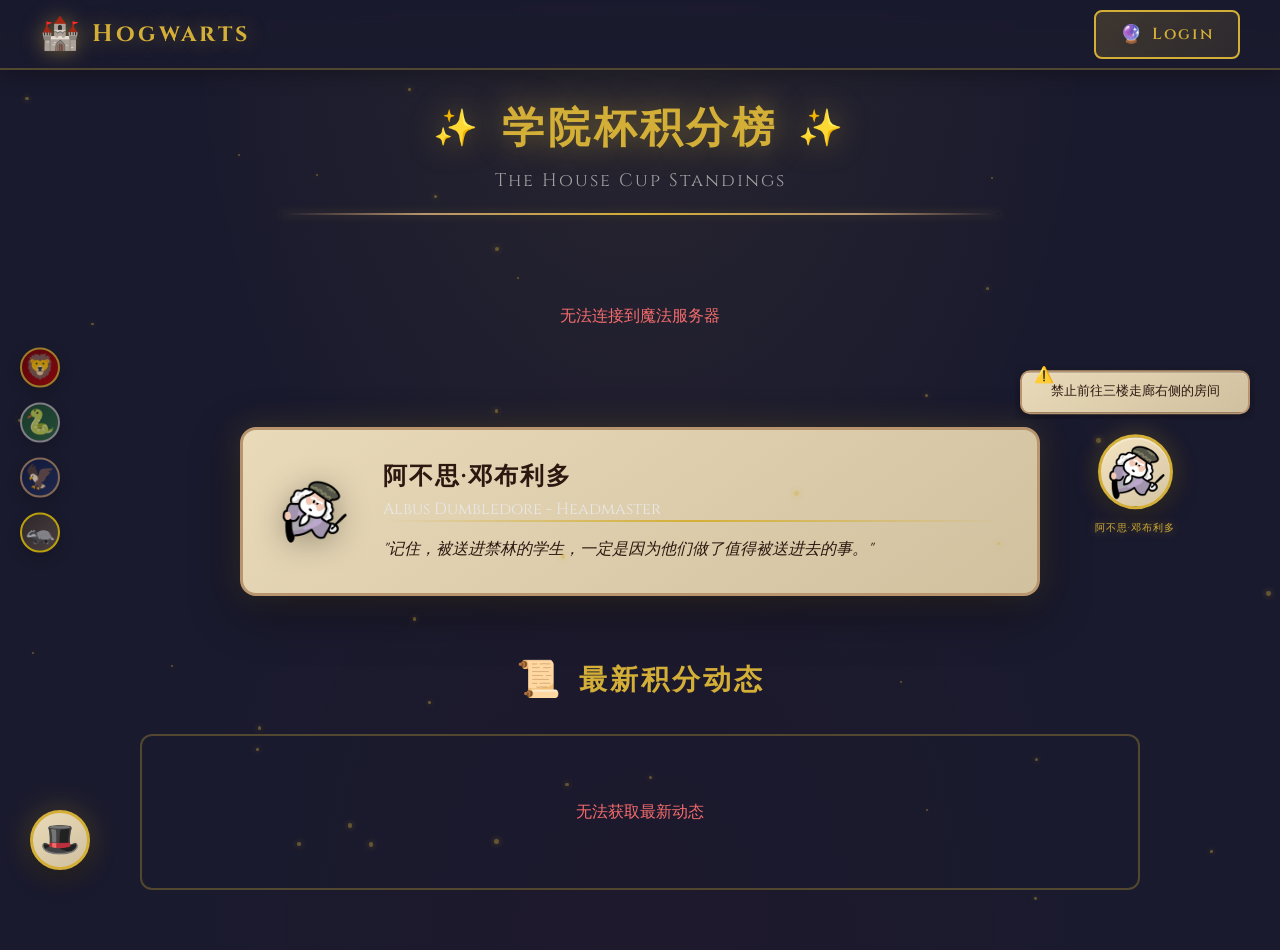
<file: frontend/index.html>
<!DOCTYPE html>
<html lang="zh-CN">
<head>
  <meta charset="UTF-8">
  <meta name="viewport" content="width=device-width, initial-scale=1.0">
  <title>霍格沃茨学院大厅 - Hogwarts Great Hall</title>
  <link rel="stylesheet" href="css/hogwarts.css">
  <link href="https://fonts.googleapis.com/css2?family=Cinzel:wght@400;600;700&display=swap" rel="stylesheet">
</head>
<body>
  <div class="magic-particles" id="particles"></div>
  
  <nav class="top-nav">
    <div class="nav-brand">
      <span class="brand-icon">🏰</span>
      <span class="brand-text">Hogwarts</span>
    </div>
    <div class="nav-actions">
      <button id="loginBtn" class="nav-btn">
        <span class="btn-icon">🔮</span>
        <span class="btn-text">Login</span>
      </button>
      <button id="userBtn" class="nav-btn user-btn" style="display: none;">
        <span class="btn-icon">⚡</span>
        <span class="btn-text" id="userText">用户</span>
      </button>
      <button id="logoutBtn" class="nav-btn logout-nav-btn" style="display: none;">
        <span class="btn-text">退出</span>
      </button>
    </div>
  </nav>

  <div class="great-hall-container">
    <div class="hall-header">
      <h1 class="hall-title">
        <span class="title-icon">✨</span>
        学院杯积分榜
        <span class="title-icon">✨</span>
      </h1>
      <p class="hall-subtitle">The House Cup Standings</p>
      <div class="magic-divider"></div>
    </div>

    <div class="ranking-container" id="rankingContainer">
      <p class="loading-text">🌟 正在召唤学院数据...</p>
    </div>

    <div class="dumbledore-section">
      <div class="dumbledore-card">
        <div class="dumbledore-portrait">
          <img src="邓布利多.png" alt="邓布利多" style="width: 100%; height: 100%; object-fit: contain;">
        </div>
        <div class="dumbledore-content">
          <h3 class="dumbledore-name">阿不思·邓布利多</h3>
          <p class="dumbledore-title">Albus Dumbledore - Headmaster</p>
          <div class="dumbledore-divider"></div>
          <p class="dumbledore-message" id="dumbledoreMessage">
            "在霍格沃茨，我们相信每个学生都有展现自己才华的机会。"
          </p>
        </div>
      </div>
    </div>

    <div class="recent-activity">
      <h2 class="activity-title">
        <span class="title-icon">📜</span>
        最新积分动态
      </h2>
      <div class="activity-container" id="activityContainer">
        <p class="loading-text">✨ 正在获取最新动态...</p>
      </div>
    </div>
  </div>

  <div class="house-crests-floating">
    <div class="crest gryffindor-crest" title="格兰芬多">🦁</div>
    <div class="crest slytherin-crest" title="斯莱特林">🐍</div>
    <div class="crest ravenclaw-crest" title="拉文克劳">🦅</div>
    <div class="crest hufflepuff-crest" title="赫奇帕奇">🦡</div>
  </div>

  <div class="dumbledore-panel">
    <div class="bubble-container" id="bubbleContainer"></div>
    <div class="dumbledore-avatar">
      <img src="邓布利多.png" alt="邓布利多" style="width: 100%; height: 100%; object-fit: contain; border-radius: 50%;">
    </div>
    <div class="dumbledore-label">阿不思·邓布利多</div>
  </div>

  <script src="js/api.js"></script>
  <script src="js/ui-components.js"></script>
  <script src="js/index.js"></script>
  <script src="js/bubbles.js"></script>
  <script src="js/particles.js"></script>
  <script src="js/sorting-hat.js"></script>
  <script src="js/house-effect.js"></script>
</body>
</html>
</file>
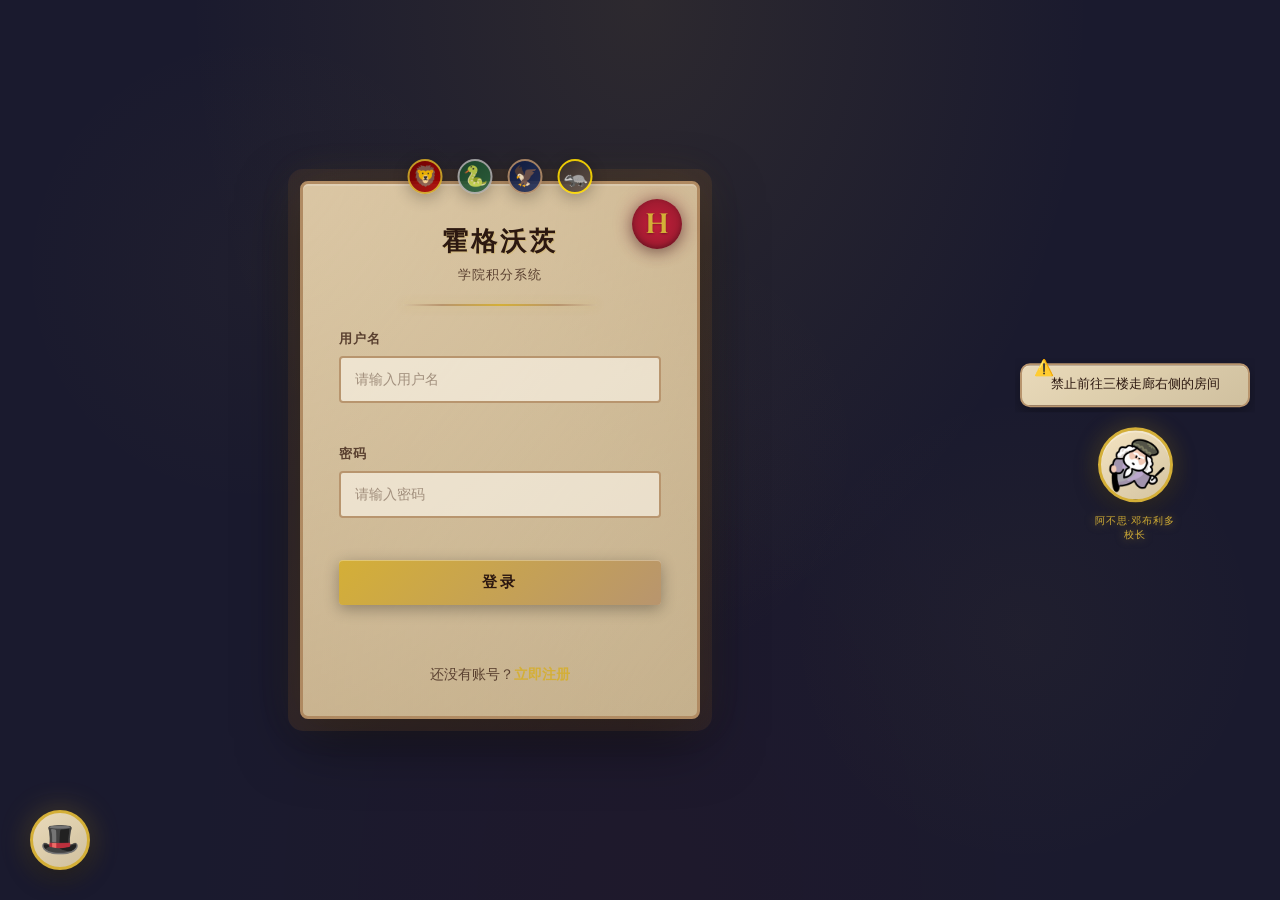
<file: frontend/login.html>
﻿<!DOCTYPE html>
<html lang="zh-CN">
<head>
  <meta charset="UTF-8">
  <meta name="viewport" content="width=device-width, initial-scale=1.0">
  <title>登录 - 霍格沃茨学院积分系统</title>
  <link rel="stylesheet" href="css/hogwarts.css">
  <link href="https://fonts.googleapis.com/css2?family=Cinzel:wght@400;600;700&display=swap" rel="stylesheet">
</head>
<body>
  <div class="magic-particles" id="particles"></div>
  
  <div class="auth-container">
    <div class="auth-card fade-in">
      <div class="house-crests">
        <div class="house-crest gryffindor" title="格兰芬多">🦁</div>
        <div class="house-crest slytherin" title="斯莱特林">🐍</div>
        <div class="house-crest ravenclaw" title="拉文克劳">🦅</div>
        <div class="house-crest hufflepuff" title="赫奇帕奇">🦡</div>
      </div>
      
      <div class="seal-stamp">H</div>
      
      <h1 class="auth-title">霍格沃茨</h1>
      <p class="auth-subtitle">学院积分系统</p>
      <div class="magic-divider"></div>

      <form id="loginForm">
        <div class="form-group">
          <label class="form-label">用户名</label>
          <input type="text" id="username" class="form-input" placeholder="请输入用户名" required>
          <p id="usernameError" class="error-message"></p>
        </div>

        <div class="form-group">
          <label class="form-label">密码</label>
          <input type="password" id="password" class="form-input" placeholder="请输入密码" required>
          <p id="passwordError" class="error-message"></p>
        </div>

        <div class="form-group">
          <button type="submit" class="magic-btn" id="submitBtn">
            <span id="btnText">登录</span>
          </button>
        </div>

        <p id="errorMsg" class="error-message" style="text-align: center;"></p>
      </form>

      <div class="auth-footer">
        还没有账号？<a href="register.html" class="auth-link">立即注册</a>
      </div>
    </div>
  </div>

  <div class="dumbledore-panel">
    <div class="bubble-container" id="bubbleContainer"></div>
    <div class="dumbledore-avatar"><img src="邓布利多.png" alt="邓布利多" style="width: 100%; height: 100%; object-fit: contain; border-radius: 50%;"></div>
    <div class="dumbledore-label">阿不思·邓布利多<br>校长</div>
  </div>

  <script src="js/api.js"></script>
  <script src="js/ui-components.js"></script>
  <script src="js/login.js"></script>
  <script src="js/bubbles.js"></script>
  <script src="js/particles.js"></script>
  <script src="js/sorting-hat.js"></script>
</body>
</html>
</file>
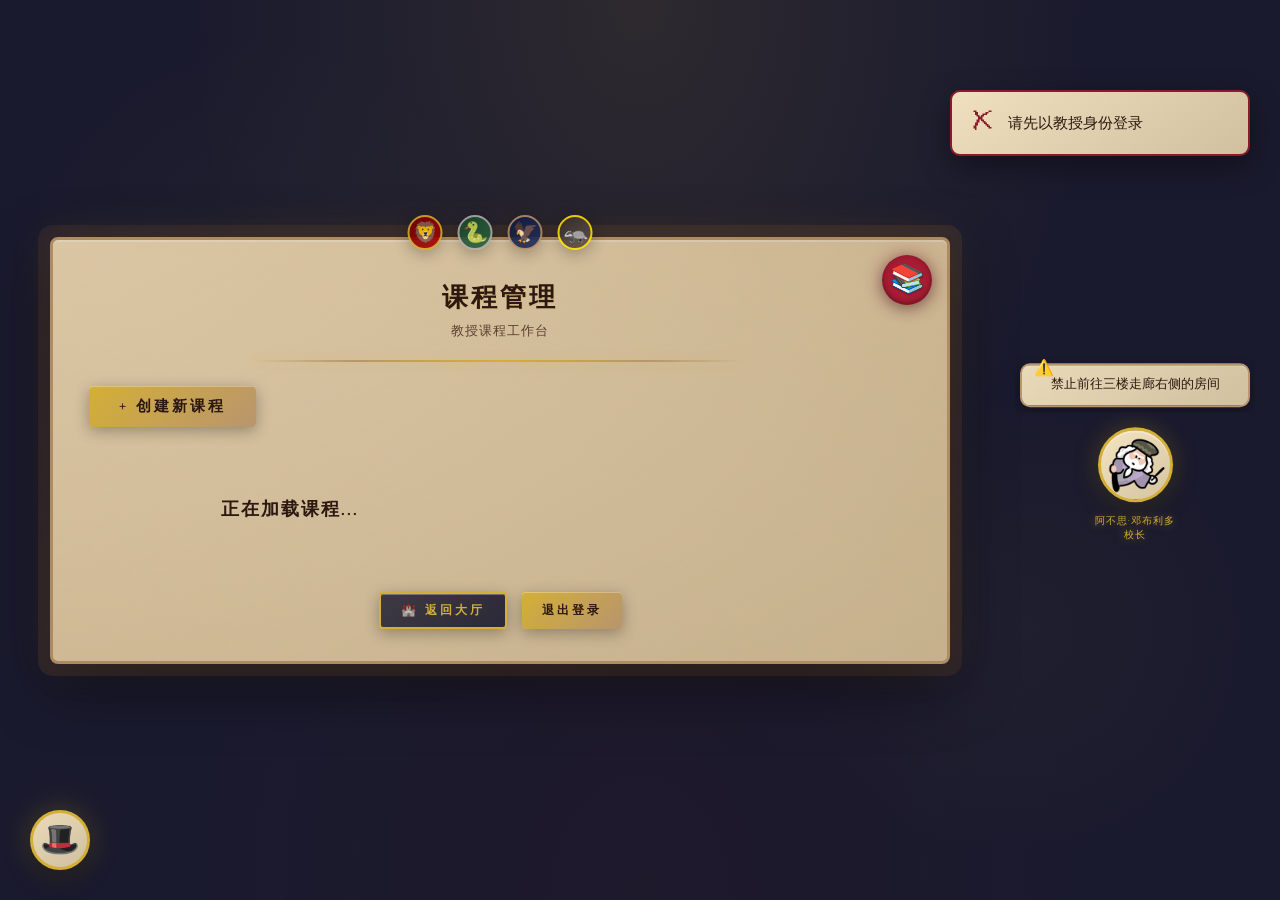
<file: frontend/professor-courses.html>
﻿<!DOCTYPE html>
<html lang="zh-CN">
<head>
  <meta charset="UTF-8">
  <meta name="viewport" content="width=device-width, initial-scale=1.0">
  <title>课程管理 - 霍格沃茨教授工作台</title>
  <link rel="stylesheet" href="css/hogwarts.css">
  <link href="https://fonts.googleapis.com/css2?family=Cinzel:wght@400;600;700&display=swap" rel="stylesheet">
</head>
<body>
  <div class="magic-particles" id="particles"></div>
  
  <div class="auth-container">
    <div class="auth-card fade-in course-card" style="width: 900px;">
      <div class="house-crests">
        <div class="house-crest gryffindor" title="格兰芬多">🦁</div>
        <div class="house-crest slytherin" title="斯莱特林">🐍</div>
        <div class="house-crest ravenclaw" title="拉文克劳">🦅</div>
        <div class="house-crest hufflepuff" title="赫奇帕奇">🦡</div>
      </div>
      
      <div class="seal-stamp">📚</div>
      
      <h1 class="auth-title">课程管理</h1>
      <p class="auth-subtitle" id="welcomeText">教授课程工作台</p>
      <div class="magic-divider"></div>

      <div class="course-actions" style="margin-bottom: 30px;">
        <button type="button" class="magic-btn" id="createCourseBtn" style="width: auto; padding: 10px 30px;">
          <span>+ 创建新课程</span>
        </button>
      </div>

      <div id="coursesContainer" class="courses-grid">
        <p class="loading-text">正在加载课程...</p>
      </div>

      <div id="courseModal" class="modal" style="display: none;">
        <div class="modal-content">
          <div class="modal-header">
            <h2 id="modalTitle">创建课程</h2>
            <button class="modal-close" id="closeModalBtn">&times;</button>
          </div>
          <div class="modal-body">
            <form id="courseForm">
              <div class="form-group">
                <label class="form-label">课程名称</label>
                <input type="text" id="courseName" class="form-input" placeholder="例如：魔药学" required>
              </div>
              <div class="form-group">
                <label class="form-label">学分</label>
                <input type="number" id="courseCredits" class="form-input" placeholder="1-5" min="1" max="5" required>
              </div>
              <div class="form-group">
                <label class="form-label">课程描述</label>
                <textarea id="courseDescription" class="form-input" rows="3" placeholder="课程简介..."></textarea>
              </div>
              <div class="form-group" style="text-align: center;">
                <button type="submit" class="magic-btn" id="submitCourseBtn">
                  <span id="courseBtnText">创建</span>
                </button>
              </div>
            </form>
          </div>
        </div>
      </div>

      <div id="scheduleModal" class="modal" style="display: none;">
        <div class="modal-content">
          <div class="modal-header">
            <h2>课程安排</h2>
            <button class="modal-close" id="closeScheduleModalBtn">&times;</button>
          </div>
          <div class="modal-body">
            <form id="scheduleForm">
              <input type="hidden" id="scheduleCourseId">
              <div class="form-group">
                <label class="form-label">星期</label>
                <select id="scheduleWeekday" class="form-select" required>
                  <option value="1">周一</option>
                  <option value="2">周二</option>
                  <option value="3">周三</option>
                  <option value="4">周四</option>
                  <option value="5">周五</option>
                  <option value="6">周六</option>
                  <option value="7">周日</option>
                </select>
              </div>
              <div class="form-group">
                <label class="form-label">开始时间</label>
                <select id="scheduleStartTime" class="form-select" required>
                  <option value="">-- 请选择 --</option>
                  <option value="09:00">09:00</option>
                  <option value="10:00">10:00</option>
                  <option value="11:00">11:00</option>
                  <option value="14:00">14:00</option>
                  <option value="15:00">15:00</option>
                  <option value="16:00">16:00</option>
                </select>
              </div>
              <div class="form-group">
                <label class="form-label">结束时间</label>
                <select id="scheduleEndTime" class="form-select" required>
                  <option value="">-- 请选择 --</option>
                  <option value="09:50">09:50</option>
                  <option value="10:50">10:50</option>
                  <option value="11:50">11:50</option>
                  <option value="14:50">14:50</option>
                  <option value="15:50">15:50</option>
                  <option value="16:50">16:50</option>
                </select>
              </div>
              <div class="form-group">
                <label class="form-label">教室</label>
                <input type="text" id="scheduleClassroom" class="form-input" placeholder="例如：地下教室" required>
              </div>
              <div class="form-group" style="text-align: center;">
                <button type="submit" class="magic-btn">添加安排</button>
              </div>
            </form>
            <div id="existingSchedule" style="margin-top: 20px;"></div>
          </div>
        </div>
      </div>

      <div id="performanceModal" class="modal" style="display: none;">
        <div class="modal-content" style="max-width: 600px;">
          <div class="modal-header">
            <h2>记录课堂表现</h2>
            <button class="modal-close" id="closePerformanceModalBtn">&times;</button>
          </div>
          <div class="modal-body">
            <form id="performanceForm">
              <input type="hidden" id="performanceCourseId">
              <div class="form-group">
                <label class="form-label">选择学生</label>
                <select id="performanceStudent" class="form-select" required>
                  <option value="">-- 加载中 --</option>
                </select>
              </div>
              <div class="form-group">
                <label class="form-label">表现类型</label>
                <select id="performanceType" class="form-select" required>
                  <option value="1">回答问题</option>
                  <option value="2">课堂作业</option>
                  <option value="3">小组合作</option>
                </select>
              </div>
              <div class="form-group">
                <label class="form-label">积分变动</label>
                <input type="number" id="performanceScore" class="form-input" placeholder="正数为加分，负数为扣分" required>
              </div>
              <div class="form-group">
                <label class="form-label">原因说明</label>
                <input type="text" id="performanceReason" class="form-input" placeholder="例如：魔药课回答正确" required>
              </div>
              <div class="form-group" style="text-align: center;">
                <button type="submit" class="magic-btn">记录表现</button>
              </div>
            </form>
          </div>
        </div>
      </div>

      <div class="auth-footer" style="margin-top: 30px; display: flex; gap: 15px; justify-content: center;">
        <button type="button" class="magic-btn" id="backToHallBtn" style="width: auto; padding: 8px 20px; font-size: 12px; background: linear-gradient(135deg, rgba(26, 26, 46, 0.8) 0%, rgba(26, 26, 46, 0.9) 100%); border: 2px solid var(--hogwarts-gold); color: var(--hogwarts-gold);">
          🏰 返回大厅
        </button>
        <button type="button" class="magic-btn" id="logoutBtn" style="width: auto; padding: 8px 20px; font-size: 12px;">
          退出登录
        </button>
      </div>
    </div>
  </div>

  <div class="dumbledore-panel">
    <div class="bubble-container" id="bubbleContainer"></div>
    <div class="dumbledore-avatar"><img src="邓布利多.png" alt="邓布利多" style="width: 100%; height: 100%; object-fit: contain; border-radius: 50%;"></div>
    <div class="dumbledore-label">阿不思·邓布利多<br>校长</div>
  </div>

  <script src="js/api.js"></script>
  <script src="js/ui-components.js"></script>
  <script src="js/professor-courses.js"></script>
  <script src="js/bubbles.js"></script>
  <script src="js/particles.js"></script>
  <script src="js/sorting-hat.js"></script>
  <script src="js/house-effect.js"></script>
</body>
</html>
</file>
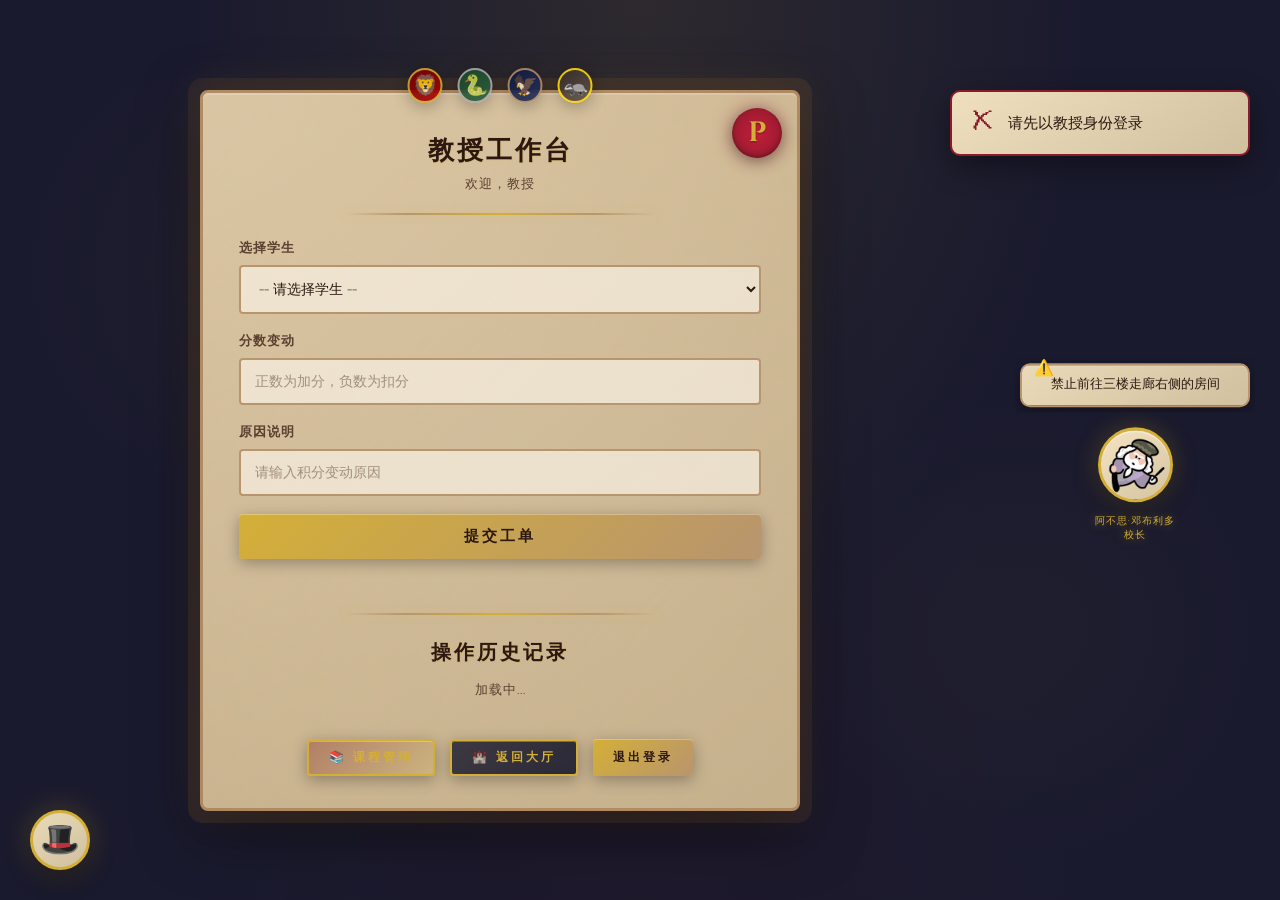
<file: frontend/professor.html>
﻿<!DOCTYPE html>
<html lang="zh-CN">
<head>
  <meta charset="UTF-8">
  <meta name="viewport" content="width=device-width, initial-scale=1.0">
  <title>教授工作台 - 霍格沃茨学院积分系统</title>
  <link rel="stylesheet" href="css/hogwarts.css">
  <link href="https://fonts.googleapis.com/css2?family=Cinzel:wght@400;600;700&display=swap" rel="stylesheet">
</head>
<body>
  <div class="magic-particles" id="particles"></div>
  
  <div class="auth-container">
    <div class="auth-card fade-in" style="width: 600px;">
      <div class="house-crests">
        <div class="house-crest gryffindor" title="格兰芬多">🦁</div>
        <div class="house-crest slytherin" title="斯莱特林">🐍</div>
        <div class="house-crest ravenclaw" title="拉文克劳">🦅</div>
        <div class="house-crest hufflepuff" title="赫奇帕奇">🦡</div>
      </div>
      
      <div class="seal-stamp">P</div>
      
      <h1 class="auth-title">教授工作台</h1>
      <p class="auth-subtitle" id="welcomeText">欢迎，教授</p>
      <div class="magic-divider"></div>

      <div class="form-group">
        <label class="form-label">选择学生</label>
        <select id="studentSelect" class="form-select">
          <option value="">-- 请选择学生 --</option>
        </select>
      </div>

      <div class="form-group">
        <label class="form-label">分数变动</label>
        <input type="number" id="scoreChange" class="form-input" placeholder="正数为加分，负数为扣分" required>
      </div>

      <div class="form-group">
        <label class="form-label">原因说明</label>
        <input type="text" id="reason" class="form-input" placeholder="请输入积分变动原因" required>
      </div>

      <div class="form-group">
        <button type="button" class="magic-btn" id="submitBtn">
          <span id="btnText">提交工单</span>
        </button>
        <p id="errorMsg" class="error-message" style="text-align: center;"></p>
        <p id="successMsg" class="success-message" style="display: none;"></p>
      </div>

      <div class="magic-divider" style="margin-top: 30px;"></div>
      
      <h2 class="auth-title" style="font-size: 20px; margin-bottom: 15px;">操作历史记录</h2>
      <div class="logs-container" id="logsContainer">
        <p class="auth-subtitle">加载中...</p>
      </div>

      <div class="auth-footer" style="margin-top: 20px; display: flex; gap: 15px; justify-content: center; flex-wrap: wrap;">
        <button type="button" class="magic-btn" id="coursesBtn" style="width: auto; padding: 8px 20px; font-size: 12px; background: linear-gradient(135deg, rgba(116, 0, 1, 0.3) 0%, rgba(212, 175, 55, 0.2) 100%); border: 2px solid var(--hogwarts-gold); color: var(--hogwarts-gold);">
          📚 课程管理
        </button>
        <button type="button" class="magic-btn" id="backToHallBtn" style="width: auto; padding: 8px 20px; font-size: 12px; background: linear-gradient(135deg, rgba(26, 26, 46, 0.8) 0%, rgba(26, 26, 46, 0.9) 100%); border: 2px solid var(--hogwarts-gold); color: var(--hogwarts-gold);">
          🏰 返回大厅
        </button>
        <button type="button" class="magic-btn" id="logoutBtn" style="width: auto; padding: 8px 20px; font-size: 12px;">
          退出登录
        </button>
      </div>
    </div>
  </div>

  <div class="dumbledore-panel">
    <div class="bubble-container" id="bubbleContainer"></div>
    <div class="dumbledore-avatar"><img src="邓布利多.png" alt="邓布利多" style="width: 100%; height: 100%; object-fit: contain; border-radius: 50%;"></div>
    <div class="dumbledore-label">阿不思·邓布利多<br>校长</div>
  </div>

  <script src="js/api.js"></script>
  <script src="js/ui-components.js"></script>
  <script src="js/professor.js"></script>
  <script src="js/bubbles.js"></script>
  <script src="js/particles.js"></script>
  <script src="js/sorting-hat.js"></script>
  <script src="js/house-effect.js"></script>
</body>
</html>
</file>
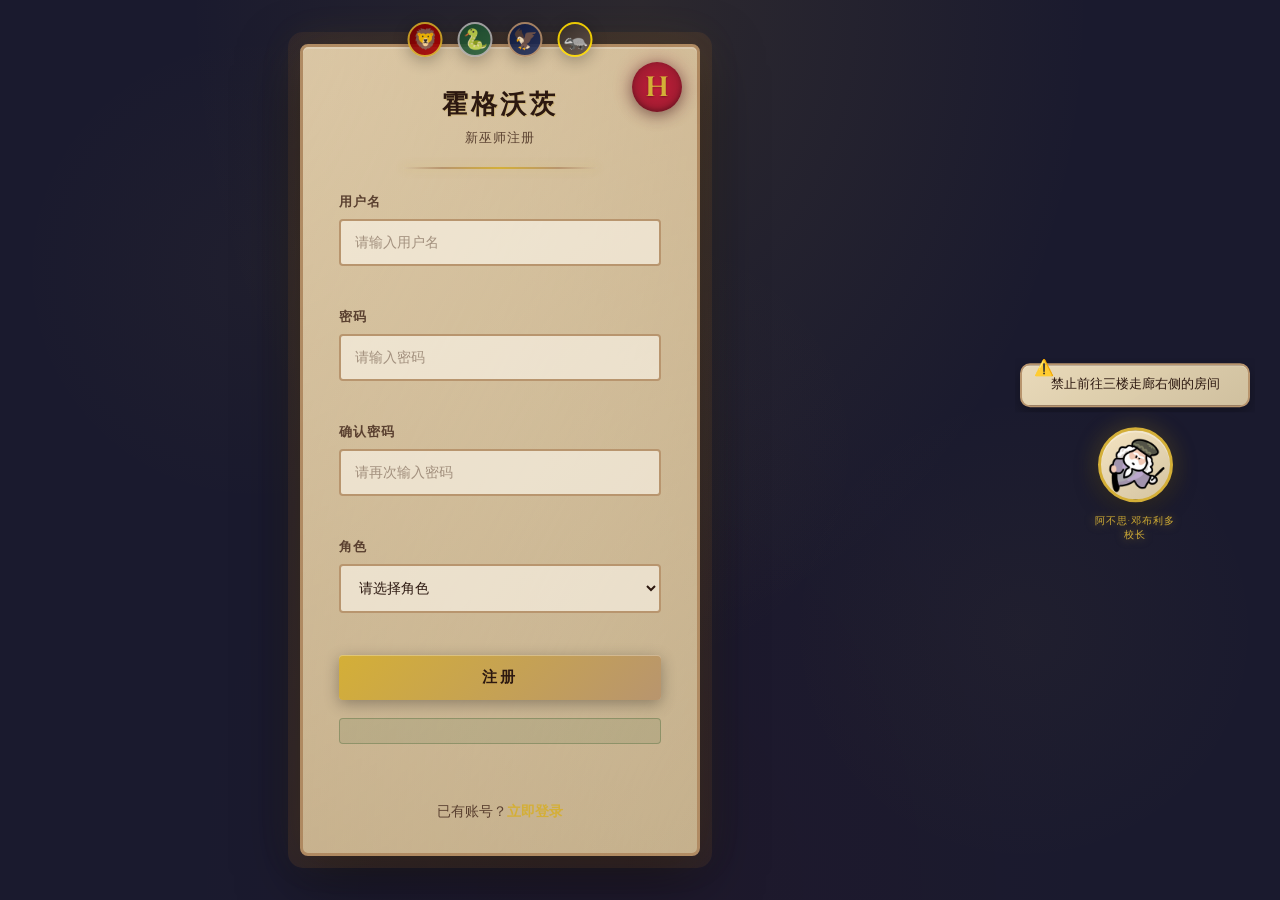
<file: frontend/register.html>
﻿<!DOCTYPE html>
<html lang="zh-CN">
<head>
  <meta charset="UTF-8">
  <meta name="viewport" content="width=device-width, initial-scale=1.0">
  <title>注册 - 霍格沃茨学院积分系统</title>
  <link rel="stylesheet" href="css/hogwarts.css">
  <link href="https://fonts.googleapis.com/css2?family=Cinzel:wght@400;600;700&display=swap" rel="stylesheet">
</head>
<body>
  <div class="magic-particles" id="particles"></div>
  
  <div class="auth-container">
    <div class="auth-card fade-in">
      <div class="house-crests">
        <div class="house-crest gryffindor" title="格兰芬多">🦁</div>
        <div class="house-crest slytherin" title="斯莱特林">🐍</div>
        <div class="house-crest ravenclaw" title="拉文克劳">🦅</div>
        <div class="house-crest hufflepuff" title="赫奇帕奇">🦡</div>
      </div>
      
      <div class="seal-stamp">H</div>
      
      <h1 class="auth-title">霍格沃茨</h1>
      <p class="auth-subtitle">新巫师注册</p>
      <div class="magic-divider"></div>

      <form id="registerForm">
        <div class="form-group">
          <label class="form-label">用户名</label>
          <input type="text" id="username" class="form-input" placeholder="请输入用户名" required>
          <p id="usernameError" class="error-message"></p>
        </div>

        <div class="form-group">
          <label class="form-label">密码</label>
          <input type="password" id="password" class="form-input" placeholder="请输入密码" required>
          <p id="passwordError" class="error-message"></p>
        </div>

        <div class="form-group">
          <label class="form-label">确认密码</label>
          <input type="password" id="confirmPassword" class="form-input" placeholder="请再次输入密码" required>
          <p id="confirmPasswordError" class="error-message"></p>
        </div>

        <div class="form-group">
          <label class="form-label">角色</label>
          <select id="role" class="form-select" required>
            <option value="">请选择角色</option>
            <option value="0">学生</option>
            <option value="1">教授</option>
          </select>
          <p id="roleError" class="error-message"></p>
        </div>

        <div id="houseGroup" class="form-group fade-in" style="display: none;">
          <label class="form-label">所属学院</label>
          <select id="house_id" class="form-select">
            <option value="">请选择学院</option>
            <option value="1">格兰芬多</option>
            <option value="2">斯莱特林</option>
            <option value="3">拉文克劳</option>
            <option value="4">赫奇帕奇</option>
          </select>
          <p id="houseError" class="error-message"></p>
        </div>

        <div class="form-group">
          <button type="submit" class="magic-btn" id="submitBtn">
            <span id="btnText">注册</span>
          </button>
        </div>

        <p id="successMsg" class="success-message"></p>
        <p id="errorMsg" class="error-message" style="text-align: center;"></p>
      </form>

      <div class="auth-footer">
        已有账号？<a href="login.html" class="auth-link">立即登录</a>
      </div>
    </div>
  </div>

  <div class="dumbledore-panel">
    <div class="bubble-container" id="bubbleContainer"></div>
    <div class="dumbledore-avatar"><img src="邓布利多.png" alt="邓布利多" style="width: 100%; height: 100%; object-fit: contain; border-radius: 50%;"></div>
    <div class="dumbledore-label">阿不思·邓布利多<br>校长</div>
  </div>

  <script src="js/api.js"></script>
  <script src="js/ui-components.js"></script>
  <script src="js/register.js"></script>
  <script src="js/bubbles.js"></script>
  <script src="js/particles.js"></script>
</body>
</html>
</file>
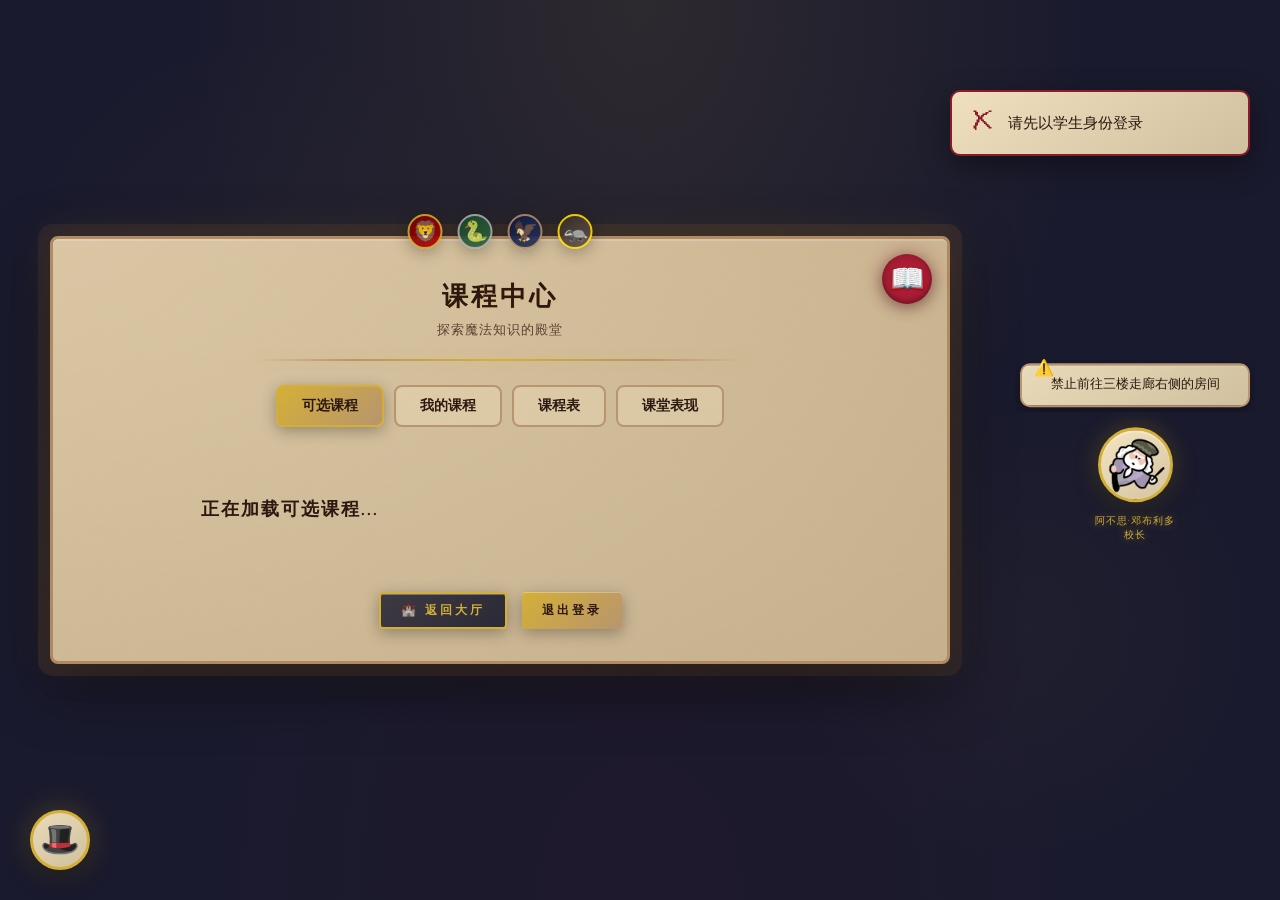
<file: frontend/student-courses.html>
﻿<!DOCTYPE html>
<html lang="zh-CN">
<head>
  <meta charset="UTF-8">
  <meta name="viewport" content="width=device-width, initial-scale=1.0">
  <title>课程中心 - 霍格沃茨学生选课</title>
  <link rel="stylesheet" href="css/hogwarts.css">
  <link href="https://fonts.googleapis.com/css2?family=Cinzel:wght@400;600;700&display=swap" rel="stylesheet">
</head>
<body>
  <div class="magic-particles" id="particles"></div>
  
  <div class="auth-container">
    <div class="auth-card fade-in course-card" style="width: 900px;">
      <div class="house-crests">
        <div class="house-crest gryffindor" title="格兰芬多">🦁</div>
        <div class="house-crest slytherin" title="斯莱特林">🐍</div>
        <div class="house-crest ravenclaw" title="拉文克劳">🦅</div>
        <div class="house-crest hufflepuff" title="赫奇帕奇">🦡</div>
      </div>
      
      <div class="seal-stamp">📖</div>
      
      <h1 class="auth-title">课程中心</h1>
      <p class="auth-subtitle" id="welcomeText">探索魔法知识的殿堂</p>
      <div class="magic-divider"></div>

      <div class="tab-container" style="margin-bottom: 30px;">
        <button class="tab-btn active" data-tab="available">可选课程</button>
        <button class="tab-btn" data-tab="my-courses">我的课程</button>
        <button class="tab-btn" data-tab="schedule">课程表</button>
        <button class="tab-btn" data-tab="performances">课堂表现</button>
      </div>

      <div id="availableTab" class="tab-content active">
        <div id="availableCoursesContainer" class="courses-grid">
          <p class="loading-text">正在加载可选课程...</p>
        </div>
      </div>

      <div id="myCoursesTab" class="tab-content">
        <div id="myCoursesContainer" class="courses-grid">
          <p class="loading-text">正在加载我的课程...</p>
        </div>
      </div>

      <div id="scheduleTab" class="tab-content">
        <div id="scheduleContainer" class="schedule-table-container">
          <p class="loading-text">正在加载课程表...</p>
        </div>
      </div>

      <div id="performancesTab" class="tab-content">
        <div id="performancesContainer" class="performances-list">
          <p class="loading-text">正在加载课堂表现...</p>
        </div>
      </div>

      <div class="auth-footer" style="margin-top: 30px; display: flex; gap: 15px; justify-content: center;">
        <button type="button" class="magic-btn" id="backToHallBtn" style="width: auto; padding: 8px 20px; font-size: 12px; background: linear-gradient(135deg, rgba(26, 26, 46, 0.8) 0%, rgba(26, 26, 46, 0.9) 100%); border: 2px solid var(--hogwarts-gold); color: var(--hogwarts-gold);">
          🏰 返回大厅
        </button>
        <button type="button" class="magic-btn" id="logoutBtn" style="width: auto; padding: 8px 20px; font-size: 12px;">
          退出登录
        </button>
      </div>
    </div>
  </div>

  <div id="courseDetailModal" class="modal" style="display: none;">
    <div class="modal-content">
      <div class="modal-header">
        <h2 id="detailModalTitle">课程详情</h2>
        <button class="modal-close" id="closeDetailModalBtn">&times;</button>
      </div>
      <div class="modal-body" id="courseDetailContent">
      </div>
    </div>
  </div>

  <div class="dumbledore-panel">
    <div class="bubble-container" id="bubbleContainer"></div>
    <div class="dumbledore-avatar"><img src="邓布利多.png" alt="邓布利多" style="width: 100%; height: 100%; object-fit: contain; border-radius: 50%;"></div>
    <div class="dumbledore-label">阿不思·邓布利多<br>校长</div>
  </div>

  <script src="js/api.js"></script>
  <script src="js/ui-components.js"></script>
  <script src="js/student-courses.js"></script>
  <script src="js/bubbles.js"></script>
  <script src="js/particles.js"></script>
  <script src="js/sorting-hat.js"></script>
  <script src="js/house-effect.js"></script>
  <script src="js/time-turner.js"></script>
</body>
</html>
</file>
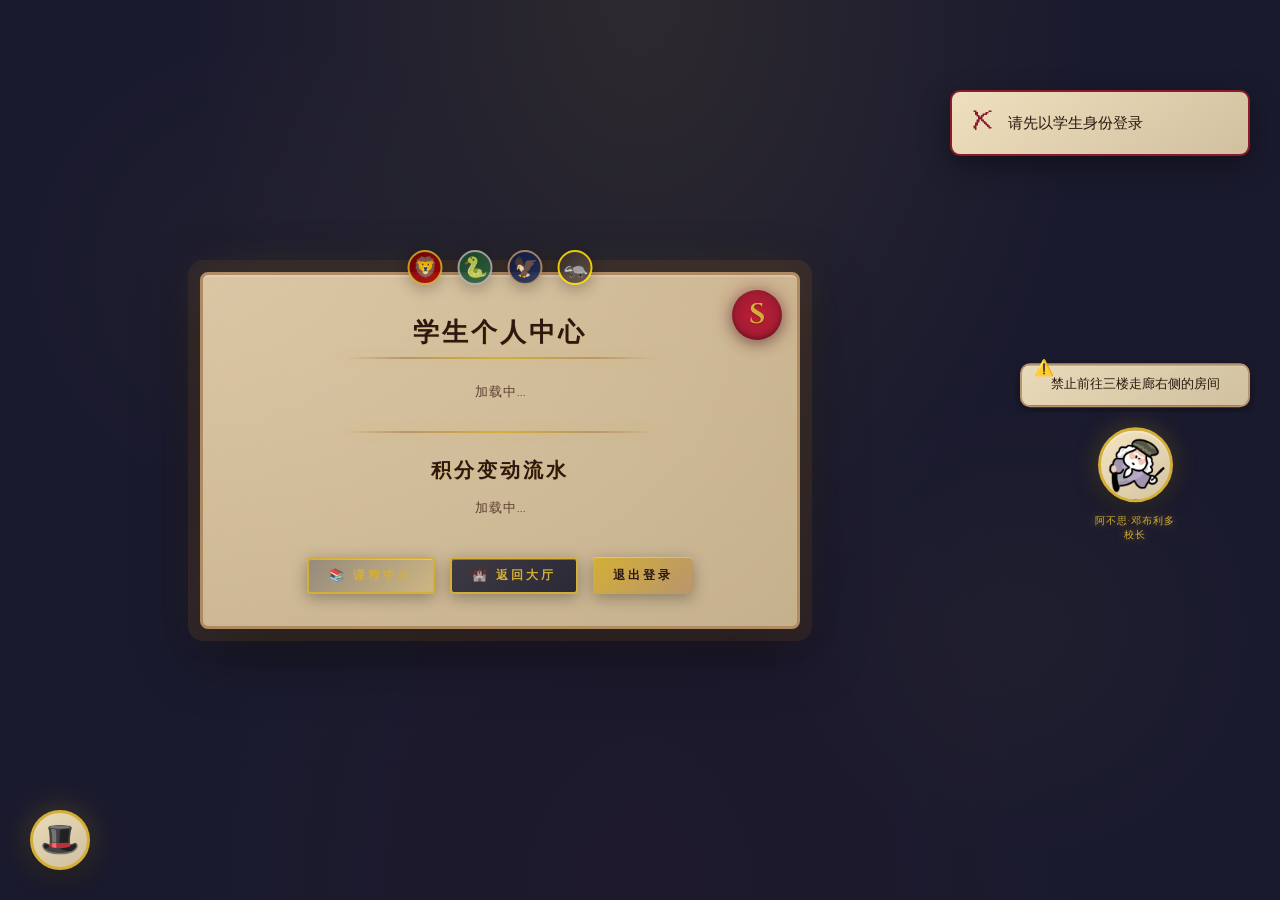
<file: frontend/student.html>
﻿<!DOCTYPE html>
<html lang="zh-CN">
<head>
  <meta charset="UTF-8">
  <meta name="viewport" content="width=device-width, initial-scale=1.0">
  <title>学生个人中心 - 霍格沃茨学院积分系统</title>
  <link rel="stylesheet" href="css/hogwarts.css">
  <link href="https://fonts.googleapis.com/css2?family=Cinzel:wght@400;600;700&display=swap" rel="stylesheet">
</head>
<body>
  <div class="magic-particles" id="particles"></div>
  
  <div class="auth-container">
    <div class="auth-card fade-in" style="width: 600px;">
      <div class="house-crests">
        <div class="house-crest gryffindor" title="格兰芬多">🦁</div>
        <div class="house-crest slytherin" title="斯莱特林">🐍</div>
        <div class="house-crest ravenclaw" title="拉文克劳">🦅</div>
        <div class="house-crest hufflepuff" title="赫奇帕奇">🦡</div>
      </div>
      
      <div class="seal-stamp">S</div>
      
      <h1 class="auth-title">学生个人中心</h1>
      <div class="magic-divider"></div>

      <div id="infoContainer" class="info-container">
        <p class="auth-subtitle">加载中...</p>
      </div>

      <div class="magic-divider" style="margin-top: 30px;"></div>
      
      <h2 class="auth-title" style="font-size: 20px; margin-bottom: 15px;">积分变动流水</h2>
      <div class="logs-container" id="logsContainer">
        <p class="auth-subtitle">加载中...</p>
      </div>

      <div class="auth-footer" style="margin-top: 20px; display: flex; gap: 15px; justify-content: center; flex-wrap: wrap;">
        <button type="button" class="magic-btn" id="coursesBtn" style="width: auto; padding: 8px 20px; font-size: 12px; background: linear-gradient(135deg, rgba(14, 26, 64, 0.3) 0%, rgba(212, 175, 55, 0.2) 100%); border: 2px solid var(--hogwarts-gold); color: var(--hogwarts-gold);">
          📚 课程中心
        </button>
        <button type="button" class="magic-btn" id="backToHallBtn" style="width: auto; padding: 8px 20px; font-size: 12px; background: linear-gradient(135deg, rgba(26, 26, 46, 0.8) 0%, rgba(26, 26, 46, 0.9) 100%); border: 2px solid var(--hogwarts-gold); color: var(--hogwarts-gold);">
          🏰 返回大厅
        </button>
        <button type="button" class="magic-btn" id="logoutBtn" style="width: auto; padding: 8px 20px; font-size: 12px;">
          退出登录
        </button>
      </div>
    </div>
  </div>

  <div class="dumbledore-panel">
    <div class="bubble-container" id="bubbleContainer"></div>
    <div class="dumbledore-avatar"><img src="邓布利多.png" alt="邓布利多" style="width: 100%; height: 100%; object-fit: contain; border-radius: 50%;"></div>
    <div class="dumbledore-label">阿不思·邓布利多<br>校长</div>
  </div>

  <script src="js/api.js"></script>
  <script src="js/ui-components.js"></script>
  <script src="js/student.js"></script>
  <script src="js/bubbles.js"></script>
  <script src="js/particles.js"></script>
  <script src="js/sorting-hat.js"></script>
  <script src="js/house-effect.js"></script>
</body>
</html>
</file>
<file: frontend/css/hogwarts.css>
:root {
  --hogwarts-bg: #1a1a2e;
  --hogwarts-bg-dark: #0f0f1a;
  --hogwarts-text: #e8e8e8;
  --hogwarts-text-muted: #a0a0a0;
  --hogwarts-border: #2d2d4a;
  --hogwarts-gold: #d4af37;
  --hogwarts-gold-light: #f4d03f;
  
  --parchment-bg: #f4e4c1;
  --parchment-dark: #d4c4a1;
  --parchment-border: #b8956e;
  --ink-color: #2c1810;
  --ink-faded: #5a4030;
  
  --gryffindor-primary: #740001;
  --gryffindor-secondary: #D3A625;
  
  --slytherin-primary: #1A472A;
  --slytherin-secondary: #AAAAAA;
  
  --ravenclaw-primary: #0E1A40;
  --ravenclaw-secondary: #B08A68;
  
  --hufflepuff-primary: #372E29;
  --hufflepuff-secondary: #FFDB00;
  
  --success-color: #67c23a;
  --error-color: #f56c6c;
  --warning-color: #e6a23c;
}

* {
  margin: 0;
  padding: 0;
  box-sizing: border-box;
}

body {
  font-family: 'Cinzel', 'Times New Roman', Georgia, serif;
  background: var(--hogwarts-bg);
  color: var(--hogwarts-text);
  min-height: 100vh;
  overflow-x: hidden;
}

.auth-container {
  min-height: 100vh;
  display: flex;
  align-items: center;
  justify-content: center;
  background: 
    radial-gradient(ellipse at top, rgba(212, 175, 55, 0.1) 0%, transparent 50%),
    radial-gradient(ellipse at bottom, rgba(116, 0, 1, 0.05) 0%, transparent 50%),
    var(--hogwarts-bg);
  position: relative;
  overflow: hidden;
  padding-right: 280px;
}

.auth-container::before {
  content: '';
  position: absolute;
  top: 0;
  left: 0;
  right: 0;
  bottom: 0;
  background-image: 
    radial-gradient(circle at 20% 30%, rgba(212, 175, 55, 0.03) 0%, transparent 20%),
    radial-gradient(circle at 80% 70%, rgba(212, 175, 55, 0.03) 0%, transparent 20%),
    radial-gradient(circle at 50% 50%, rgba(212, 175, 55, 0.02) 0%, transparent 30%);
  pointer-events: none;
}

.auth-card {
  background: 
    linear-gradient(145deg, rgba(244, 228, 193, 0.95) 0%, rgba(212, 196, 161, 0.98) 100%);
  border: 3px solid var(--parchment-border);
  border-radius: 8px;
  padding: 40px 36px 32px 36px;
  width: 400px;
  box-shadow: 
    0 20px 60px rgba(0, 0, 0, 0.5),
    0 0 40px rgba(212, 175, 55, 0.15),
    inset 0 2px 0 rgba(255, 255, 255, 0.3);
  position: relative;
  z-index: 1;
}

.auth-card::before {
  content: '';
  position: absolute;
  top: -15px;
  left: -15px;
  right: -15px;
  bottom: -15px;
  background: 
    radial-gradient(ellipse at top left, transparent 0%, rgba(139, 90, 43, 0.3) 100%),
    radial-gradient(ellipse at bottom right, transparent 0%, rgba(139, 90, 43, 0.3) 100%);
  border-radius: 15px;
  z-index: -1;
  opacity: 0.5;
}

.seal-stamp {
  position: absolute;
  top: 15px;
  right: 15px;
  width: 50px;
  height: 50px;
  background: radial-gradient(circle, #c41e3a 0%, #8b1a2b 100%);
  border-radius: 50%;
  display: flex;
  align-items: center;
  justify-content: center;
  font-family: 'Cinzel', serif;
  font-size: 28px;
  font-weight: bold;
  color: var(--hogwarts-gold);
  box-shadow: 
    0 3px 15px rgba(0, 0, 0, 0.4),
    inset 0 -2px 5px rgba(0, 0, 0, 0.3),
    0 0 20px rgba(196, 30, 58, 0.3);
  z-index: 2;
  text-shadow: 0 1px 2px rgba(0,0,0,0.3);
}

.house-crests {
  position: absolute;
  top: -25px;
  left: 50%;
  transform: translateX(-50%);
  display: flex;
  gap: 15px;
  z-index: 3;
}

.house-crest {
  width: 35px;
  height: 35px;
  border-radius: 50%;
  display: flex;
  align-items: center;
  justify-content: center;
  font-size: 20px;
  box-shadow: 0 4px 15px rgba(0, 0, 0, 0.3);
  opacity: 0.9;
  transition: all 0.3s ease;
}

.house-crest:hover {
  opacity: 1;
  transform: scale(1.15) translateY(-5px);
}

.house-crest.gryffindor {
  background: linear-gradient(135deg, #740001, #ae0001);
  border: 2px solid #D3A625;
}

.house-crest.slytherin {
  background: linear-gradient(135deg, #1A472A, #2a623d);
  border: 2px solid #AAAAAA;
}

.house-crest.ravenclaw {
  background: linear-gradient(135deg, #0E1A40, #222f5b);
  border: 2px solid #B08A68;
}

.house-crest.hufflepuff {
  background: linear-gradient(135deg, #372E29, #60514a);
  border: 2px solid #FFDB00;
}

.auth-title {
  text-align: center;
  margin-bottom: 6px;
  font-size: 26px;
  font-weight: 600;
  color: var(--ink-color);
  letter-spacing: 3px;
  text-shadow: 1px 1px 0 rgba(212, 175, 55, 0.3);
}

.auth-subtitle {
  text-align: center;
  margin-bottom: 20px;
  font-size: 13px;
  color: var(--ink-faded);
  letter-spacing: 1px;
}

.magic-divider {
  height: 2px;
  background: linear-gradient(90deg, 
    transparent 0%, 
    var(--parchment-border) 20%, 
    var(--hogwarts-gold) 50%, 
    var(--parchment-border) 80%, 
    transparent 100%);
  margin: 0 auto 24px;
  width: 60%;
  box-shadow: 0 0 10px rgba(212, 175, 55, 0.3);
}

.form-group {
  margin-bottom: 18px;
}

.form-label {
  display: block;
  margin-bottom: 8px;
  font-size: 13px;
  color: var(--ink-faded);
  letter-spacing: 1px;
  text-transform: uppercase;
  font-weight: 600;
}

.form-input,
.form-select {
  width: 100%;
  padding: 12px 14px;
  background: rgba(255, 250, 240, 0.6);
  border: 2px solid var(--parchment-border);
  border-radius: 4px;
  color: var(--ink-color);
  font-size: 14px;
  font-family: 'Cinzel', serif;
  transition: all 0.3s ease;
}

.form-input:focus,
.form-select:focus {
  outline: none;
  border-color: var(--hogwarts-gold);
  box-shadow: 0 0 15px rgba(212, 175, 55, 0.2);
  background: rgba(255, 255, 255, 0.8);
}

.form-input::placeholder {
  color: rgba(90, 64, 48, 0.5);
}

.form-select option {
  background: var(--parchment-bg);
  color: var(--ink-color);
}

.magic-btn {
  width: 100%;
  padding: 12px 24px;
  background: linear-gradient(135deg, var(--hogwarts-gold) 0%, #b8956e 100%);
  border: none;
  border-radius: 4px;
  color: var(--ink-color);
  font-size: 15px;
  font-weight: 700;
  font-family: 'Cinzel', serif;
  letter-spacing: 3px;
  cursor: pointer;
  transition: all 0.3s ease;
  text-transform: uppercase;
  box-shadow: 
    0 4px 15px rgba(0, 0, 0, 0.3),
    inset 0 1px 0 rgba(255, 255, 255, 0.3);
}

.magic-btn:hover {
  transform: translateY(-2px);
  box-shadow: 
    0 6px 25px rgba(0, 0, 0, 0.4),
    0 0 20px rgba(212, 175, 55, 0.3);
  background: linear-gradient(135deg, var(--hogwarts-gold-light) 0%, var(--hogwarts-gold) 100%);
}

.magic-btn:active {
  transform: translateY(0);
}

.magic-btn:disabled {
  opacity: 0.6;
  cursor: not-allowed;
  transform: none;
}

.auth-footer {
  text-align: center;
  margin-top: 24px;
  font-size: 14px;
  color: var(--ink-faded);
}

.auth-link {
  color: var(--hogwarts-gold);
  text-decoration: none;
  font-weight: 600;
  transition: all 0.3s ease;
}

.auth-link:hover {
  color: var(--ink-color);
  text-shadow: 0 0 5px rgba(212, 175, 55, 0.5);
}

.error-message {
  color: #8b1a2b;
  font-size: 12px;
  margin-top: 6px;
  min-height: 18px;
}

.success-message {
  color: #2d5a27;
  font-size: 14px;
  text-align: center;
  margin-bottom: 16px;
  padding: 12px;
  background: rgba(45, 90, 39, 0.1);
  border-radius: 4px;
  border: 1px solid rgba(45, 90, 39, 0.3);
}

@keyframes fadeIn {
  from { opacity: 0; transform: translateY(10px); }
  to { opacity: 1; transform: translateY(0); }
}

.fade-in {
  animation: fadeIn 0.4s ease-out;
}

@keyframes shimmer {
  0% { background-position: -200% 0; }
  100% { background-position: 200% 0; }
}

.loading-shimmer {
  background: linear-gradient(90deg, 
    var(--hogwarts-gold) 0%, 
    var(--hogwarts-gold-light) 50%, 
    var(--hogwarts-gold) 100%);
  background-size: 200% 100%;
  animation: shimmer 1.5s infinite;
}

.dumbledore-panel {
  position: fixed;
  right: 25px;
  top: 50%;
  transform: translateY(-50%);
  width: 240px;
  z-index: 100;
  display: flex;
  flex-direction: column;
  align-items: center;
  gap: 15px;
  transition: all 0.3s ease;
}

.dumbledore-panel.dragging {
  transition: none;
}

.bubble-container {
  display: flex;
  flex-direction: column;
  gap: 10px;
  width: 100%;
  max-height: 380px;
  overflow: hidden;
  padding: 5px;
}

.bubble {
  background: 
    linear-gradient(145deg, rgba(244, 228, 193, 0.95) 0%, rgba(212, 196, 161, 0.98) 100%);
  border: 2px solid var(--parchment-border);
  border-radius: 10px;
  padding: 10px 12px;
  box-shadow: 
    0 6px 16px rgba(0, 0, 0, 0.3),
    inset 0 1px 0 rgba(255, 255, 255, 0.3);
  animation: bubbleIn 0.5s ease-out;
  position: relative;
  opacity: 0;
}

.bubble.show {
  opacity: 1;
}

.bubble::before {
  content: '⚠️';
  position: absolute;
  top: -8px;
  left: 12px;
  font-size: 16px;
}

.bubble-text {
  font-family: 'Cinzel', serif;
  font-size: 13px;
  color: var(--ink-color);
  line-height: 1.5;
  text-align: center;
}

@keyframes bubbleIn {
  from {
    opacity: 0;
    transform: translateX(50px) scale(0.8);
  }
  to {
    opacity: 1;
    transform: translateX(0) scale(1);
  }
}

.dumbledore-avatar {
  width: 75px;
  height: 75px;
  border-radius: 50%;
  background: 
    linear-gradient(145deg, var(--parchment-bg) 0%, var(--parchment-dark) 100%);
  border: 3px solid var(--hogwarts-gold);
  box-shadow: 
    0 6px 25px rgba(0, 0, 0, 0.4),
    0 0 25px rgba(212, 175, 55, 0.3),
    inset 0 2px 0 rgba(255, 255, 255, 0.3);
  display: flex;
  align-items: center;
  justify-content: center;
  position: relative;
  cursor: grab;
  transition: all 0.3s ease;
  overflow: hidden;
}

.dumbledore-avatar:hover {
  transform: scale(1.08);
  box-shadow: 
    0 12px 40px rgba(0, 0, 0, 0.5),
    0 0 40px rgba(212, 175, 55, 0.5);
}

.dumbledore-avatar img {
  width: 100%;
  height: 100%;
  object-fit: cover;
  border-radius: 50%;
  pointer-events: none;
}

.dumbledore-avatar::after {
  content: '';
  position: absolute;
  inset: -6px;
  border-radius: 50%;
  background: linear-gradient(45deg, transparent, rgba(212, 175, 55, 0.4), transparent);
  animation: rotate 4s linear infinite;
  z-index: -1;
}

@keyframes rotate {
  from { transform: rotate(0deg); }
  to { transform: rotate(360deg); }
}

.dumbledore-label {
  font-family: 'Cinzel', serif;
  font-size: 10px;
  color: var(--hogwarts-gold);
  letter-spacing: 1px;
  text-transform: uppercase;
  text-shadow: 0 0 10px rgba(212, 175, 55, 0.5);
  text-align: center;
  margin-top: -3px;
}

.magic-particles {
  position: fixed;
  top: 0;
  left: 0;
  width: 100%;
  height: 100%;
  pointer-events: none;
  overflow: hidden;
  z-index: 0;
}

.particle {
  position: absolute;
  width: 3px;
  height: 3px;
  background: var(--hogwarts-gold);
  border-radius: 50%;
  opacity: 0.4;
  animation: float 8s infinite ease-in-out;
  box-shadow: 0 0 6px var(--hogwarts-gold);
}

@keyframes float {
  0%, 100% {
    transform: translateY(0) translateX(0) scale(1);
    opacity: 0.4;
  }
  50% {
    transform: translateY(-120px) translateX(40px) scale(0.8);
    opacity: 0.2;
  }
}

.logs-container {
  max-height: 300px;
  overflow-y: auto;
  margin-top: 10px;
}

.logs-table {
  width: 100%;
  border-collapse: collapse;
  font-size: 13px;
}

.logs-table th {
  background: rgba(212, 175, 55, 0.2);
  color: var(--ink-color);
  padding: 10px 8px;
  text-align: left;
  border-bottom: 2px solid var(--parchment-border);
  font-weight: 600;
  letter-spacing: 1px;
}

.logs-table td {
  padding: 10px 8px;
  border-bottom: 1px solid rgba(184, 149, 110, 0.3);
  color: var(--ink-color);
}

.logs-table tr:hover {
  background: rgba(212, 175, 55, 0.1);
}

.score-positive {
  color: #2d5a27;
  font-weight: 600;
}

.score-negative {
  color: #8b1a2b;
  font-weight: 600;
}

.no-logs {
  text-align: center;
  color: var(--ink-faded);
  padding: 20px;
  font-size: 14px;
}

.info-container {
  margin-bottom: 20px;
}

.info-item {
  display: flex;
  justify-content: space-between;
  align-items: center;
  padding: 12px 15px;
  background: rgba(255, 250, 240, 0.4);
  border: 1px solid var(--parchment-border);
  border-radius: 4px;
  margin-bottom: 10px;
}

.info-label {
  font-size: 13px;
  color: var(--ink-faded);
  letter-spacing: 1px;
  text-transform: uppercase;
  font-weight: 600;
}

.info-value {
  font-size: 16px;
  color: var(--ink-color);
  font-weight: 600;
}

.house-badge {
  display: inline-block;
  padding: 4px 12px;
  border-radius: 4px;
  font-size: 14px;
  font-weight: 600;
}

.house-badge.gryffindor {
  background: linear-gradient(135deg, #740001, #ae0001);
  color: #D3A625;
}

.house-badge.slytherin {
  background: linear-gradient(135deg, #1A472A, #2a623d);
  color: #AAAAAA;
}

.house-badge.ravenclaw {
  background: linear-gradient(135deg, #0E1A40, #222f5b);
  color: #B08A68;
}

.house-badge.hufflepuff {
  background: linear-gradient(135deg, #372E29, #60514a);
  color: #FFDB00;
}

.top-nav {
  position: fixed;
  top: 0;
  left: 0;
  right: 0;
  height: 70px;
  background: linear-gradient(180deg, rgba(26, 26, 46, 0.98) 0%, rgba(26, 26, 46, 0.95) 100%);
  backdrop-filter: blur(10px);
  border-bottom: 2px solid rgba(212, 175, 55, 0.3);
  display: flex;
  justify-content: space-between;
  align-items: center;
  padding: 0 40px;
  z-index: 1000;
  box-shadow: 0 4px 20px rgba(0, 0, 0, 0.3);
}

.nav-brand {
  display: flex;
  align-items: center;
  gap: 12px;
}

.brand-icon {
  font-size: 32px;
  filter: drop-shadow(0 0 10px rgba(212, 175, 55, 0.5));
}

.brand-text {
  font-size: 24px;
  font-weight: 700;
  color: var(--hogwarts-gold);
  letter-spacing: 3px;
  text-shadow: 0 0 20px rgba(212, 175, 55, 0.4);
}

.nav-actions {
  display: flex;
  align-items: center;
  gap: 15px;
}

.nav-btn {
  display: flex;
  align-items: center;
  gap: 8px;
  padding: 10px 24px;
  background: linear-gradient(135deg, rgba(212, 175, 55, 0.2) 0%, rgba(212, 175, 55, 0.1) 100%);
  border: 2px solid var(--hogwarts-gold);
  border-radius: 8px;
  color: var(--hogwarts-gold);
  font-size: 16px;
  font-family: 'Cinzel', serif;
  font-weight: 600;
  letter-spacing: 2px;
  cursor: pointer;
  transition: all 0.3s ease;
}

.nav-btn:hover {
  background: linear-gradient(135deg, var(--hogwarts-gold) 0%, #b8956e 100%);
  color: var(--hogwarts-bg);
  box-shadow: 0 0 25px rgba(212, 175, 55, 0.5);
  transform: translateY(-2px);
}

.user-btn {
  background: linear-gradient(135deg, rgba(116, 0, 1, 0.3) 0%, rgba(212, 175, 55, 0.2) 100%);
}

.logout-nav-btn {
  padding: 10px 20px;
  background: transparent;
  border: 1px solid rgba(245, 108, 108, 0.5);
  color: var(--error-color);
  font-size: 14px;
}

.logout-nav-btn:hover {
  background: rgba(245, 108, 108, 0.2);
  border-color: var(--error-color);
  color: var(--error-color);
  box-shadow: 0 0 15px rgba(245, 108, 108, 0.3);
}

.btn-icon {
  font-size: 18px;
}

.great-hall-container {
  min-height: 100vh;
  padding: 100px 40px 60px 40px;
  background: 
    radial-gradient(ellipse at top, rgba(212, 175, 55, 0.08) 0%, transparent 50%),
    radial-gradient(ellipse at bottom, rgba(116, 0, 1, 0.05) 0%, transparent 50%),
    var(--hogwarts-bg);
}

.hall-header {
  text-align: center;
  margin-bottom: 50px;
}

.hall-title {
  font-size: 42px;
  font-weight: 700;
  color: var(--hogwarts-gold);
  letter-spacing: 4px;
  text-shadow: 0 0 30px rgba(212, 175, 55, 0.5);
  margin-bottom: 10px;
  display: flex;
  align-items: center;
  justify-content: center;
  gap: 20px;
}

.title-icon {
  font-size: 36px;
  animation: sparkle 2s infinite ease-in-out;
}

@keyframes sparkle {
  0%, 100% { opacity: 1; transform: scale(1); }
  50% { opacity: 0.7; transform: scale(1.1); }
}

.hall-subtitle {
  font-size: 18px;
  color: var(--hogwarts-text-muted);
  letter-spacing: 2px;
  margin-bottom: 20px;
}

.ranking-container {
  display: grid;
  grid-template-columns: repeat(auto-fit, minmax(280px, 1fr));
  gap: 30px;
  max-width: 1400px;
  margin: 0 auto 60px auto;
}

.house-card {
  position: relative;
  background: linear-gradient(145deg, rgba(244, 228, 193, 0.95) 0%, rgba(212, 196, 161, 0.98) 100%);
  border: 3px solid var(--parchment-border);
  border-radius: 16px;
  padding: 30px 25px;
  text-align: center;
  box-shadow: 
    0 15px 50px rgba(0, 0, 0, 0.4),
    0 0 30px rgba(212, 175, 55, 0.2);
  transition: all 0.4s ease;
  overflow: hidden;
}

.house-card:hover {
  transform: translateY(-10px) scale(1.02);
  box-shadow: 
    0 25px 70px rgba(0, 0, 0, 0.5),
    0 0 50px rgba(212, 175, 55, 0.4);
}

.house-card.gryffindor {
  border-color: #D3A625;
  box-shadow: 
    0 15px 50px rgba(0, 0, 0, 0.4),
    0 0 30px rgba(116, 0, 1, 0.3);
}

.house-card.slytherin {
  border-color: #AAAAAA;
  box-shadow: 
    0 15px 50px rgba(0, 0, 0, 0.4),
    0 0 30px rgba(26, 71, 42, 0.3);
}

.house-card.ravenclaw {
  border-color: #B08A68;
  box-shadow: 
    0 15px 50px rgba(0, 0, 0, 0.4),
    0 0 30px rgba(14, 26, 64, 0.3);
}

.house-card.hufflepuff {
  border-color: #FFDB00;
  box-shadow: 
    0 15px 50px rgba(0, 0, 0, 0.4),
    0 0 30px rgba(55, 46, 41, 0.3);
}

.house-rank {
  position: absolute;
  top: 15px;
  right: 15px;
  font-size: 28px;
  filter: drop-shadow(0 2px 5px rgba(0, 0, 0, 0.3));
}

.house-icon {
  font-size: 60px;
  margin-bottom: 15px;
  filter: drop-shadow(0 5px 15px rgba(0, 0, 0, 0.3));
}

.house-name {
  font-size: 24px;
  font-weight: 700;
  color: var(--ink-color);
  letter-spacing: 2px;
  margin-bottom: 5px;
}

.house-name-en {
  font-size: 14px;
  color: var(--ink-faded);
  letter-spacing: 1px;
  margin-bottom: 20px;
}

.house-points-container {
  background: rgba(212, 175, 55, 0.15);
  border: 2px solid var(--hogwarts-gold);
  border-radius: 12px;
  padding: 15px;
  margin-bottom: 15px;
}

.house-points-label {
  font-size: 12px;
  color: var(--ink-faded);
  letter-spacing: 1px;
  text-transform: uppercase;
  margin-bottom: 8px;
}

.house-points-value {
  font-size: 42px;
  font-weight: 700;
  color: var(--hogwarts-gold);
  text-shadow: 0 2px 10px rgba(212, 175, 55, 0.4);
}

.house-values {
  font-size: 13px;
  color: var(--ink-faded);
  font-style: italic;
}

.house-glow {
  position: absolute;
  top: -50%;
  left: -50%;
  width: 200%;
  height: 200%;
  background: radial-gradient(circle, rgba(212, 175, 55, 0.1) 0%, transparent 70%);
  opacity: 0;
  transition: opacity 0.4s ease;
  pointer-events: none;
}

.house-card:hover .house-glow {
  opacity: 1;
}

.dumbledore-section {
  max-width: 800px;
  margin: 0 auto 60px auto;
}

.dumbledore-card {
  background: linear-gradient(145deg, rgba(244, 228, 193, 0.95) 0%, rgba(212, 196, 161, 0.98) 100%);
  border: 3px solid var(--parchment-border);
  border-radius: 16px;
  padding: 30px;
  display: flex;
  align-items: center;
  gap: 30px;
  box-shadow: 
    0 15px 50px rgba(0, 0, 0, 0.4),
    0 0 30px rgba(212, 175, 55, 0.2);
}

.dumbledore-portrait {
  width: 80px;
  height: 80px;
  border-radius: 50%;
  overflow: hidden;
  filter: drop-shadow(0 5px 15px rgba(0, 0, 0, 0.3));
  animation: floatPortrait 3s infinite ease-in-out;
  display: flex;
  align-items: center;
  justify-content: center;
}

.dumbledore-portrait img {
  width: 100%;
  height: 100%;
  object-fit: cover;
  border-radius: 50%;
}

@keyframes floatPortrait {
  0%, 100% { transform: translateY(0); }
  50% { transform: translateY(-10px); }
}

.dumbledore-content {
  flex: 1;
}

.dumbledore-name {
  font-size: 24px;
  font-weight: 700;
  color: var(--ink-color);
  letter-spacing: 2px;
  margin-bottom: 5px;
}

.dumbledore-title-text {
  font-size: 14px;
  color: var(--ink-faded);
  letter-spacing: 1px;
  margin-bottom: 15px;
}

.dumbledore-divider {
  height: 2px;
  background: linear-gradient(90deg, transparent 0%, var(--hogwarts-gold) 50%, transparent 100%);
  margin-bottom: 15px;
}

.dumbledore-message {
  font-size: 16px;
  color: var(--ink-color);
  line-height: 1.6;
  font-style: italic;
}

.recent-activity {
  max-width: 1000px;
  margin: 0 auto;
}

.activity-title {
  font-size: 28px;
  font-weight: 700;
  color: var(--hogwarts-gold);
  letter-spacing: 3px;
  text-align: center;
  margin-bottom: 30px;
  display: flex;
  align-items: center;
  justify-content: center;
  gap: 15px;
}

.activity-container {
  background: rgba(26, 26, 46, 0.5);
  border: 2px solid rgba(212, 175, 55, 0.3);
  border-radius: 12px;
  padding: 25px;
  max-height: 400px;
  overflow-y: auto;
}

.activity-item {
  display: flex;
  align-items: center;
  gap: 15px;
  padding: 15px;
  background: rgba(244, 228, 193, 0.05);
  border: 1px solid rgba(212, 175, 55, 0.2);
  border-radius: 8px;
  margin-bottom: 12px;
  transition: all 0.3s ease;
}

.activity-item:hover {
  background: rgba(244, 228, 193, 0.1);
  border-color: rgba(212, 175, 55, 0.4);
}

.activity-icon {
  font-size: 24px;
}

.activity-content {
  flex: 1;
}

.activity-main {
  display: flex;
  align-items: center;
  gap: 10px;
  margin-bottom: 5px;
}

.student-name {
  font-size: 16px;
  font-weight: 600;
  color: var(--hogwarts-text);
}

.score-change {
  font-size: 18px;
  font-weight: 700;
}

.activity-detail {
  display: flex;
  align-items: center;
  gap: 8px;
  font-size: 13px;
  color: var(--hogwarts-text-muted);
}

.professor-name {
  color: var(--hogwarts-gold);
}

.activity-divider {
  opacity: 0.5;
}

.activity-reason {
  font-style: italic;
}

.activity-time {
  font-size: 12px;
  color: var(--hogwarts-text-muted);
  white-space: nowrap;
}

.loading-text,
.no-data,
.error-text {
  text-align: center;
  padding: 40px;
  font-size: 16px;
  color: var(--hogwarts-text-muted);
}

.error-text {
  color: var(--error-color);
}

.house-crests-floating {
  position: fixed;
  left: 20px;
  top: 50%;
  transform: translateY(-50%);
  display: flex;
  flex-direction: column;
  gap: 15px;
  z-index: 100;
}

.crest {
  width: 40px;
  height: 40px;
  border-radius: 50%;
  display: flex;
  align-items: center;
  justify-content: center;
  font-size: 24px;
  box-shadow: 0 4px 15px rgba(0, 0, 0, 0.3);
  cursor: pointer;
  transition: all 0.3s ease;
  opacity: 0.7;
}

.crest:hover {
  opacity: 1;
  transform: scale(1.2);
}

.gryffindor-crest {
  background: linear-gradient(135deg, #740001, #ae0001);
  border: 2px solid #D3A625;
}

.slytherin-crest {
  background: linear-gradient(135deg, #1A472A, #2a623d);
  border: 2px solid #AAAAAA;
}

.ravenclaw-crest {
  background: linear-gradient(135deg, #0E1A40, #222f5b);
  border: 2px solid #B08A68;
}

.hufflepuff-crest {
  background: linear-gradient(135deg, #372E29, #60514a);
  border: 2px solid #FFDB00;
}

.course-card {
  max-width: 1000px;
}

.courses-grid {
  display: grid;
  grid-template-columns: repeat(auto-fill, minmax(400px, 1fr));
  gap: 20px;
  margin-bottom: 20px;
}

.course-item-card {
  background: linear-gradient(145deg, rgba(244, 228, 193, 0.95) 0%, rgba(212, 196, 161, 0.98) 100%);
  border: 2px solid var(--parchment-border);
  border-radius: 12px;
  padding: 20px;
  box-shadow: 0 8px 25px rgba(0, 0, 0, 0.3);
  transition: all 0.3s ease;
}

.course-item-card:hover {
  transform: translateY(-5px);
  box-shadow: 0 12px 35px rgba(0, 0, 0, 0.4);
}

.course-header {
  display: flex;
  justify-content: space-between;
  align-items: center;
  margin-bottom: 15px;
  padding-bottom: 10px;
  border-bottom: 2px solid rgba(184, 149, 110, 0.3);
}

.course-title {
  font-size: 20px;
  font-weight: 700;
  color: var(--ink-color);
  letter-spacing: 1px;
  margin: 0;
}

.course-actions-btn {
  display: flex;
  gap: 8px;
}

.course-action-btn {
  padding: 6px 12px;
  background: linear-gradient(135deg, var(--hogwarts-gold) 0%, #b8956e 100%);
  border: none;
  border-radius: 6px;
  color: var(--ink-color);
  font-size: 12px;
  font-weight: 600;
  cursor: pointer;
  transition: all 0.2s ease;
}

.course-action-btn:hover {
  transform: translateY(-2px);
  box-shadow: 0 4px 12px rgba(0, 0, 0, 0.3);
}

.course-action-btn.delete-btn {
  background: linear-gradient(135deg, #8b1a2b 0%, #6b1520 100%);
  color: white;
}

.course-body {
  color: var(--ink-color);
}

.course-info {
  margin: 8px 0;
  font-size: 14px;
  line-height: 1.5;
}

.enroll-btn {
  padding: 8px 20px;
  background: linear-gradient(135deg, var(--hogwarts-gold) 0%, #b8956e 100%);
  border: none;
  border-radius: 8px;
  color: var(--ink-color);
  font-size: 14px;
  font-weight: 700;
  cursor: pointer;
  transition: all 0.3s ease;
}

.enroll-btn:hover {
  transform: translateY(-2px);
  box-shadow: 0 6px 15px rgba(0, 0, 0, 0.3);
}

.enroll-btn.enrolled {
  background: linear-gradient(135deg, #2d5a27 0%, #1e3d1a 100%);
  color: white;
}

.modal {
  position: fixed;
  top: 0;
  left: 0;
  right: 0;
  bottom: 0;
  background: rgba(0, 0, 0, 0.7);
  display: flex;
  align-items: center;
  justify-content: center;
  z-index: 2000;
}

.modal-content {
  background: linear-gradient(145deg, rgba(244, 228, 193, 0.98) 0%, rgba(212, 196, 161, 0.98) 100%);
  border: 3px solid var(--parchment-border);
  border-radius: 12px;
  width: 90%;
  max-width: 500px;
  max-height: 90vh;
  overflow-y: auto;
  box-shadow: 0 20px 60px rgba(0, 0, 0, 0.5);
}

.modal-header {
  display: flex;
  justify-content: space-between;
  align-items: center;
  padding: 20px;
  border-bottom: 2px solid var(--parchment-border);
}

.modal-header h2 {
  margin: 0;
  font-size: 22px;
  color: var(--ink-color);
  letter-spacing: 2px;
}

.modal-close {
  font-size: 28px;
  font-weight: bold;
  color: var(--ink-color);
  background: none;
  border: none;
  cursor: pointer;
  line-height: 1;
}

.modal-close:hover {
  color: #8b1a2b;
}

.modal-body {
  padding: 20px;
  color: var(--ink-color);
}

.tab-container {
  display: flex;
  gap: 10px;
  justify-content: center;
  flex-wrap: wrap;
}

.tab-btn {
  padding: 10px 24px;
  background: rgba(244, 228, 193, 0.3);
  border: 2px solid var(--parchment-border);
  border-radius: 8px;
  color: var(--ink-color);
  font-size: 14px;
  font-weight: 600;
  cursor: pointer;
  transition: all 0.3s ease;
}

.tab-btn:hover {
  background: rgba(244, 228, 193, 0.5);
}

.tab-btn.active {
  background: linear-gradient(135deg, var(--hogwarts-gold) 0%, #b8956e 100%);
  border-color: var(--hogwarts-gold);
  color: var(--ink-color);
  box-shadow: 0 4px 15px rgba(0, 0, 0, 0.3);
}

.tab-content {
  display: none;
}

.tab-content.active {
  display: block;
}

.schedule-table-container {
  overflow-x: auto;
}

.schedule-table {
  width: 100%;
  border-collapse: collapse;
  background: rgba(244, 228, 193, 0.95);
  border-radius: 8px;
  overflow: hidden;
}

.schedule-table th {
  background: linear-gradient(135deg, var(--hogwarts-gold) 0%, #b8956e 100%);
  color: var(--ink-color);
  padding: 15px 10px;
  font-size: 14px;
  font-weight: 700;
  letter-spacing: 1px;
}

.schedule-table td {
  padding: 12px 10px;
  border: 1px solid var(--parchment-border);
  vertical-align: top;
  min-width: 120px;
}

.time-cell {
  background: rgba(212, 175, 55, 0.2);
  font-weight: 600;
  text-align: center;
}

.course-cell {
  background: rgba(212, 175, 55, 0.15);
}

.schedule-course {
  font-weight: 600;
  color: var(--ink-color);
  margin-bottom: 5px;
}

.schedule-room {
  font-size: 12px;
  color: var(--ink-faded);
}

.schedule-professor {
  font-size: 12px;
  color: var(--ink-faded);
  font-style: italic;
}

.empty-cell {
  background: rgba(255, 255, 255, 0.3);
}

.performances-list {
  display: flex;
  flex-direction: column;
  gap: 15px;
}

.performance-item {
  background: rgba(244, 228, 193, 0.95);
  border: 2px solid var(--parchment-border);
  border-radius: 10px;
  padding: 15px;
}

.performance-header {
  display: flex;
  justify-content: space-between;
  align-items: center;
  margin-bottom: 10px;
  padding-bottom: 10px;
  border-bottom: 1px solid var(--parchment-border);
}

.performance-course {
  font-size: 16px;
  font-weight: 600;
  color: var(--ink-color);
}

.performance-type {
  padding: 4px 12px;
  background: rgba(212, 175, 55, 0.3);
  border-radius: 4px;
  font-size: 12px;
  color: var(--ink-color);
}

.performance-body p {
  margin: 8px 0;
  font-size: 14px;
  line-height: 1.5;
  color: var(--ink-color);
}

.schedule-item {
  display: flex;
  justify-content: space-between;
  align-items: center;
  padding: 10px;
  background: rgba(212, 175, 55, 0.2);
  border-radius: 6px;
  margin-bottom: 8px;
}

.schedule-item span {
  font-size: 14px;
  color: var(--ink-color);
}

.delete-schedule-btn {
  padding: 4px 10px;
  background: linear-gradient(135deg, #8b1a2b 0%, #6b1520 100%);
  border: none;
  border-radius: 4px;
  color: white;
  font-size: 12px;
  cursor: pointer;
}

.delete-schedule-btn:hover {
  opacity: 0.8;
}

.loading-overlay {
  position: fixed;
  top: 0;
  left: 0;
  right: 0;
  bottom: 0;
  background: rgba(0, 0, 0, 0.6);
  display: flex;
  align-items: center;
  justify-content: center;
  z-index: 9999;
  opacity: 0;
  visibility: hidden;
  transition: all 0.3s ease;
}

.loading-overlay.show {
  opacity: 1;
  visibility: visible;
}

.loading-content {
  background: linear-gradient(145deg, rgba(244, 228, 193, 0.98) 0%, rgba(212, 196, 161, 0.98) 100%);
  border: 3px solid var(--parchment-border);
  border-radius: 12px;
  padding: 30px 50px;
  display: flex;
  flex-direction: column;
  align-items: center;
  gap: 20px;
  box-shadow: 0 20px 60px rgba(0, 0, 0, 0.5);
}

.loading-spinner {
  width: 60px;
  height: 60px;
  border: 4px solid rgba(212, 175, 55, 0.3);
  border-top: 4px solid var(--hogwarts-gold);
  border-radius: 50%;
  animation: spin 1s linear infinite;
}

@keyframes spin {
  0% { transform: rotate(0deg); }
  100% { transform: rotate(360deg); }
}

.loading-text {
  font-size: 18px;
  font-weight: 600;
  color: var(--ink-color);
  letter-spacing: 2px;
}

.toast-container {
  position: fixed;
  top: 90px;
  right: 30px;
  z-index: 9998;
  display: flex;
  flex-direction: column;
  gap: 12px;
  max-width: 400px;
}

.toast {
  background: linear-gradient(145deg, rgba(244, 228, 193, 0.98) 0%, rgba(212, 196, 161, 0.98) 100%);
  border: 2px solid var(--parchment-border);
  border-radius: 10px;
  padding: 15px 20px;
  display: flex;
  align-items: center;
  gap: 12px;
  box-shadow: 0 10px 30px rgba(0, 0, 0, 0.4);
  animation: toastIn 0.4s ease-out;
  min-width: 300px;
}

.toast.hide {
  animation: toastOut 0.3s ease-in forwards;
}

@keyframes toastIn {
  from {
    opacity: 0;
    transform: translateX(100px);
  }
  to {
    opacity: 1;
    transform: translateX(0);
  }
}

@keyframes toastOut {
  from {
    opacity: 1;
    transform: translateX(0);
  }
  to {
    opacity: 0;
    transform: translateX(100px);
  }
}

.toast-icon {
  font-size: 24px;
  flex-shrink: 0;
}

.toast-message {
  flex: 1;
  font-size: 15px;
  color: var(--ink-color);
  font-weight: 500;
}

.toast.success {
  border-color: #2d5a27;
}

.toast.success .toast-icon {
  color: #2d5a27;
}

.toast.error {
  border-color: #8b1a2b;
}

.toast.error .toast-icon {
  color: #8b1a2b;
}

.toast.warning {
  border-color: #e6a23c;
}

.toast.warning .toast-icon {
  color: #e6a23c;
}

.toast.info {
  border-color: var(--hogwarts-gold);
}

.toast.info .toast-icon {
  color: var(--hogwarts-gold);
}

.confirm-overlay {
  position: fixed;
  top: 0;
  left: 0;
  right: 0;
  bottom: 0;
  background: rgba(0, 0, 0, 0.7);
  display: flex;
  align-items: center;
  justify-content: center;
  z-index: 9997;
  opacity: 0;
  visibility: hidden;
  transition: all 0.3s ease;
}

.confirm-overlay.show {
  opacity: 1;
  visibility: visible;
}

.confirm-dialog {
  background: linear-gradient(145deg, rgba(244, 228, 193, 0.98) 0%, rgba(212, 196, 161, 0.98) 100%);
  border: 3px solid var(--parchment-border);
  border-radius: 12px;
  padding: 30px;
  max-width: 450px;
  width: 90%;
  box-shadow: 0 20px 60px rgba(0, 0, 0, 0.5);
  animation: confirmIn 0.3s ease-out;
}

@keyframes confirmIn {
  from {
    opacity: 0;
    transform: scale(0.9);
  }
  to {
    opacity: 1;
    transform: scale(1);
  }
}

.confirm-icon {
  text-align: center;
  font-size: 48px;
  margin-bottom: 15px;
}

.confirm-title {
  text-align: center;
  font-size: 22px;
  font-weight: 700;
  color: var(--ink-color);
  letter-spacing: 2px;
  margin-bottom: 15px;
}

.confirm-message {
  text-align: center;
  font-size: 15px;
  color: var(--ink-color);
  line-height: 1.6;
  margin-bottom: 25px;
}

.confirm-actions {
  display: flex;
  gap: 15px;
  justify-content: center;
}

.confirm-btn {
  padding: 12px 30px;
  border: none;
  border-radius: 8px;
  font-size: 15px;
  font-weight: 600;
  cursor: pointer;
  transition: all 0.3s ease;
  font-family: 'Cinzel', serif;
  letter-spacing: 1px;
}

.confirm-btn.cancel {
  background: rgba(184, 149, 110, 0.3);
  color: var(--ink-color);
  border: 2px solid var(--parchment-border);
}

.confirm-btn.cancel:hover {
  background: rgba(184, 149, 110, 0.5);
  transform: translateY(-2px);
}

.confirm-btn.confirm {
  background: linear-gradient(135deg, var(--hogwarts-gold) 0%, #b8956e 100%);
  color: var(--ink-color);
}

.confirm-btn.confirm:hover {
  transform: translateY(-2px);
  box-shadow: 0 6px 15px rgba(0, 0, 0, 0.3);
}

.confirm-btn.danger {
  background: linear-gradient(135deg, #8b1a2b 0%, #6b1520 100%);
  color: white;
}

.confirm-btn.danger:hover {
  transform: translateY(-2px);
  box-shadow: 0 6px 15px rgba(0, 0, 0, 0.3);
}

.course-color-1 { background: rgba(116, 0, 1, 0.25); border-left: 4px solid #740001; }
.course-color-2 { background: rgba(26, 71, 42, 0.25); border-left: 4px solid #1A472A; }
.course-color-3 { background: rgba(14, 26, 64, 0.25); border-left: 4px solid #0E1A40; }
.course-color-4 { background: rgba(55, 46, 41, 0.25); border-left: 4px solid #372E29; }
.course-color-5 { background: rgba(212, 175, 55, 0.25); border-left: 4px solid #d4af37; }
.course-color-6 { background: rgba(176, 138, 104, 0.25); border-left: 4px solid #B08A68; }
.course-color-7 { background: rgba(170, 170, 170, 0.25); border-left: 4px solid #AAAAAA; }
.course-color-8 { background: rgba(211, 166, 37, 0.25); border-left: 4px solid #D3A625; }

@media (max-width: 1200px) {
  .ranking-container {
    grid-template-columns: repeat(auto-fit, minmax(250px, 1fr));
  }
  
  .courses-grid {
    grid-template-columns: repeat(auto-fill, minmax(350px, 1fr));
  }
}

@media (max-width: 768px) {
  .top-nav {
    padding: 0 20px;
    height: 60px;
  }
  
  .brand-text {
    font-size: 18px;
    letter-spacing: 2px;
  }
  
  .nav-btn {
    padding: 8px 16px;
    font-size: 14px;
  }
  
  .great-hall-container {
    padding: 80px 20px 40px 20px;
  }
  
  .hall-title {
    font-size: 28px;
    letter-spacing: 2px;
  }
  
  .auth-container {
    padding-right: 20px;
    padding-left: 20px;
  }
  
  .auth-card {
    width: 100%;
    max-width: 400px;
    padding: 30px 25px 25px 25px;
  }
  
  .dumbledore-panel {
    display: none;
  }
  
  .house-crests-floating {
    display: none;
  }
  
  .ranking-container {
    grid-template-columns: 1fr;
    gap: 20px;
  }
  
  .courses-grid {
    grid-template-columns: 1fr;
  }
  
  .schedule-table-container {
    overflow-x: scroll;
  }
  
  .schedule-table {
    min-width: 600px;
  }
  
  .tab-container {
    flex-wrap: wrap;
  }
  
  .tab-btn {
    padding: 8px 16px;
    font-size: 13px;
  }
  
  .modal-content {
    width: 95%;
    max-width: none;
  }
  
  .toast-container {
    right: 15px;
    left: 15px;
    max-width: none;
  }
  
  .toast {
    min-width: auto;
  }
  
  .confirm-dialog {
    padding: 20px;
  }
  
  .confirm-actions {
    flex-direction: column;
  }
  
  .confirm-btn {
    width: 100%;
  }
}

@media (max-width: 480px) {
  .brand-text {
    font-size: 16px;
  }
  
  .nav-btn {
    padding: 6px 12px;
    font-size: 12px;
    letter-spacing: 1px;
  }
  
  .hall-title {
    font-size: 24px;
  }
  
  .hall-subtitle {
    font-size: 14px;
  }
  
  .house-card {
    padding: 20px 15px;
  }
  
  .house-points-value {
    font-size: 32px;
  }
  
  .course-item-card {
    padding: 15px;
  }
  
  .course-title {
    font-size: 18px;
  }
}

.sorting-hat-trigger {
  position: fixed;
  bottom: 30px;
  left: 30px;
  width: 60px;
  height: 60px;
  background: linear-gradient(145deg, rgba(244, 228, 193, 0.95) 0%, rgba(212, 196, 161, 0.98) 100%);
  border: 3px solid var(--hogwarts-gold);
  border-radius: 50%;
  display: flex;
  align-items: center;
  justify-content: center;
  font-size: 32px;
  cursor: pointer;
  box-shadow: 
    0 8px 25px rgba(0, 0, 0, 0.4),
    0 0 30px rgba(212, 175, 55, 0.3);
  transition: all 0.3s ease;
  z-index: 999;
  animation: hatFloat 3s ease-in-out infinite;
}

.sorting-hat-trigger:hover {
  transform: scale(1.15) rotate(10deg);
  box-shadow: 
    0 12px 35px rgba(0, 0, 0, 0.5),
    0 0 50px rgba(212, 175, 55, 0.5);
}

@keyframes hatFloat {
  0%, 100% { transform: translateY(0) rotate(0deg); }
  50% { transform: translateY(-10px) rotate(5deg); }
}

.sorting-hat-modal {
  position: fixed;
  top: 0;
  left: 0;
  right: 0;
  bottom: 0;
  background: rgba(0, 0, 0, 0.8);
  display: flex;
  align-items: center;
  justify-content: center;
  z-index: 10000;
  opacity: 0;
  visibility: hidden;
  transition: all 0.4s ease;
}

.sorting-hat-modal.show {
  opacity: 1;
  visibility: visible;
}

.sorting-hat-content {
  background: linear-gradient(145deg, rgba(244, 228, 193, 0.98) 0%, rgba(212, 196, 161, 0.98) 100%);
  border: 4px solid var(--parchment-border);
  border-radius: 20px;
  padding: 40px 35px;
  max-width: 600px;
  width: 90%;
  box-shadow: 
    0 30px 80px rgba(0, 0, 0, 0.6),
    0 0 50px rgba(212, 175, 55, 0.3);
  animation: hatModalIn 0.5s ease-out;
}

@keyframes hatModalIn {
  from {
    opacity: 0;
    transform: scale(0.7) rotate(-5deg);
  }
  to {
    opacity: 1;
    transform: scale(1) rotate(0deg);
  }
}

.sorting-hat-icon {
  text-align: center;
  font-size: 80px;
  margin-bottom: 15px;
  animation: hatWiggle 2s ease-in-out infinite;
}

@keyframes hatWiggle {
  0%, 100% { transform: rotate(-5deg); }
  50% { transform: rotate(5deg); }
}

.sorting-hat-title {
  text-align: center;
  font-size: 32px;
  font-weight: 700;
  color: var(--ink-color);
  letter-spacing: 4px;
  margin-bottom: 5px;
  text-shadow: 2px 2px 0 rgba(212, 175, 55, 0.3);
}

.sorting-hat-subtitle {
  text-align: center;
  font-size: 14px;
  color: var(--ink-faded);
  letter-spacing: 2px;
  margin-bottom: 20px;
}

.sorting-hat-divider {
  height: 3px;
  background: linear-gradient(90deg, 
    transparent 0%, 
    var(--parchment-border) 20%, 
    var(--hogwarts-gold) 50%, 
    var(--parchment-border) 80%, 
    transparent 100%);
  margin: 0 auto 25px;
  width: 80%;
  box-shadow: 0 0 15px rgba(212, 175, 55, 0.4);
}

.sorting-hat-message {
  font-size: 18px;
  color: var(--ink-color);
  line-height: 1.8;
  text-align: center;
  margin-bottom: 30px;
  min-height: 80px;
  font-style: italic;
  padding: 0 10px;
}

.sorting-hat-options {
  display: flex;
  flex-direction: column;
  gap: 12px;
  margin-bottom: 30px;
}

.sorting-hat-option {
  padding: 15px 25px;
  background: rgba(255, 250, 240, 0.6);
  border: 2px solid var(--parchment-border);
  border-radius: 10px;
  font-size: 16px;
  font-weight: 600;
  color: var(--ink-color);
  cursor: pointer;
  transition: all 0.3s ease;
  font-family: 'Cinzel', serif;
  letter-spacing: 1px;
  text-align: center;
}

.sorting-hat-option:hover:not(:disabled) {
  background: rgba(212, 175, 55, 0.3);
  border-color: var(--hogwarts-gold);
  transform: translateX(10px);
  box-shadow: 0 5px 15px rgba(0, 0, 0, 0.2);
}

.sorting-hat-option:disabled {
  cursor: not-allowed;
  opacity: 0.7;
}

.sorting-hat-option.correct {
  background: rgba(45, 90, 39, 0.3);
  border-color: #2d5a27;
  animation: correctPulse 0.5s ease;
}

@keyframes correctPulse {
  0%, 100% { transform: scale(1); }
  50% { transform: scale(1.05); }
}

.sorting-hat-option.wrong {
  background: rgba(139, 26, 43, 0.3);
  border-color: #8b1a2b;
  animation: wrongShake 0.5s ease;
}

@keyframes wrongShake {
  0%, 100% { transform: translateX(0); }
  25% { transform: translateX(-10px); }
  75% { transform: translateX(10px); }
}

.sorting-hat-buttons {
  display: flex;
  gap: 15px;
  justify-content: center;
}

.sorting-hat-btn {
  padding: 12px 30px;
  border: none;
  border-radius: 10px;
  font-size: 16px;
  font-weight: 600;
  cursor: pointer;
  transition: all 0.3s ease;
  font-family: 'Cinzel', serif;
  letter-spacing: 2px;
}

.sorting-hat-btn.close-btn {
  background: rgba(184, 149, 110, 0.3);
  color: var(--ink-color);
  border: 2px solid var(--parchment-border);
}

.sorting-hat-btn.close-btn:hover {
  background: rgba(184, 149, 110, 0.5);
  transform: translateY(-2px);
}

.sorting-hat-btn.next-btn {
  background: linear-gradient(135deg, var(--hogwarts-gold) 0%, #b8956e 100%);
  color: var(--ink-color);
}

.sorting-hat-btn.next-btn:hover {
  transform: translateY(-2px);
  box-shadow: 0 6px 20px rgba(0, 0, 0, 0.3);
}

.house-effect-overlay {
  position: fixed;
  top: 0;
  left: 0;
  right: 0;
  bottom: 0;
  background: var(--house-bg);
  z-index: 20000;
  display: flex;
  align-items: center;
  justify-content: center;
  opacity: 0;
  transition: opacity 0.5s ease;
  overflow: hidden;
}

.house-effect-overlay.show {
  opacity: 1;
}

.house-effect-particles {
  position: absolute;
  top: 0;
  left: 0;
  width: 100%;
  height: 100%;
  pointer-events: none;
}

.effect-particle {
  position: absolute;
  animation: effectFloat 3s ease-out forwards;
  opacity: 0;
  filter: drop-shadow(0 0 10px var(--house-color));
}

@keyframes effectFloat {
  0% {
    opacity: 0;
    transform: translateY(0) scale(0.5);
  }
  20% {
    opacity: 1;
  }
  100% {
    opacity: 0;
    transform: translateY(-200px) scale(1.5) rotate(360deg);
  }
}

.house-effect-content {
  text-align: center;
  z-index: 1;
  animation: contentFadeIn 0.8s ease-out;
}

@keyframes contentFadeIn {
  from {
    opacity: 0;
    transform: scale(0.5);
  }
  to {
    opacity: 1;
    transform: scale(1);
  }
}

.house-effect-icon {
  font-size: 120px;
  margin-bottom: 20px;
  animation: iconPulse 1s ease-in-out infinite;
  filter: drop-shadow(0 0 30px var(--house-color));
}

@keyframes iconPulse {
  0%, 100% { transform: scale(1); }
  50% { transform: scale(1.1); }
}

.house-effect-title {
  font-size: 48px;
  font-weight: 700;
  color: var(--house-color);
  letter-spacing: 6px;
  margin-bottom: 20px;
  text-shadow: 
    0 0 20px var(--house-color),
    0 0 40px var(--house-color);
  animation: titleGlow 1.5s ease-in-out infinite;
}

@keyframes titleGlow {
  0%, 100% { 
    text-shadow: 
      0 0 20px var(--house-color),
      0 0 40px var(--house-color);
  }
  50% { 
    text-shadow: 
      0 0 30px var(--house-color),
      0 0 60px var(--house-color),
      0 0 80px var(--house-color);
  }
}

.house-effect-message {
  font-size: 28px;
  color: var(--hogwarts-text);
  letter-spacing: 3px;
  margin-bottom: 30px;
  font-weight: 600;
}

.house-effect-quote {
  font-size: 18px;
  color: var(--hogwarts-text-muted);
  font-style: italic;
  max-width: 500px;
  margin: 0 auto;
  line-height: 1.6;
}

.time-turner-trigger {
  position: fixed;
  bottom: 100px;
  left: 30px;
  width: 60px;
  height: 60px;
  background: linear-gradient(145deg, rgba(212, 175, 55, 0.95) 0%, rgba(184, 149, 110, 0.98) 100%);
  border: 3px solid var(--hogwarts-gold);
  border-radius: 50%;
  display: flex;
  align-items: center;
  justify-content: center;
  font-size: 32px;
  cursor: pointer;
  box-shadow: 
    0 8px 25px rgba(0, 0, 0, 0.4),
    0 0 30px rgba(212, 175, 55, 0.5),
    inset 0 2px 0 rgba(255, 255, 255, 0.3);
  transition: all 0.3s ease;
  z-index: 998;
  animation: timeTurnerGlow 2s ease-in-out infinite;
}

.time-turner-trigger:hover {
  transform: scale(1.15) rotate(360deg);
  box-shadow: 
    0 12px 35px rgba(0, 0, 0, 0.5),
    0 0 50px rgba(212, 175, 55, 0.7);
}

@keyframes timeTurnerGlow {
  0%, 100% { 
    box-shadow: 
      0 8px 25px rgba(0, 0, 0, 0.4),
      0 0 30px rgba(212, 175, 55, 0.5);
  }
  50% { 
    box-shadow: 
      0 8px 25px rgba(0, 0, 0, 0.4),
      0 0 50px rgba(212, 175, 55, 0.8);
  }
}

.time-turner-panel {
  position: fixed;
  right: 30px;
  top: 50%;
  transform: translateY(-50%);
  width: 320px;
  max-height: 80vh;
  background: linear-gradient(145deg, rgba(244, 228, 193, 0.98) 0%, rgba(212, 196, 161, 0.98) 100%);
  border: 3px solid var(--parchment-border);
  border-radius: 16px;
  box-shadow: 
    0 20px 60px rgba(0, 0, 0, 0.5),
    0 0 40px rgba(212, 175, 55, 0.3);
  z-index: 9999;
  opacity: 0;
  visibility: hidden;
  transition: all 0.3s ease;
  overflow-y: auto;
  padding: 20px;
}

.time-turner-panel.show {
  opacity: 1;
  visibility: visible;
}

.time-turner-header {
  text-align: center;
  margin-bottom: 15px;
  cursor: move;
}

.time-turner-icon {
  font-size: 48px;
  margin-bottom: 10px;
  animation: timeTurnerSpin 3s linear infinite;
}

@keyframes timeTurnerSpin {
  0% { transform: rotate(0deg); }
  100% { transform: rotate(360deg); }
}

.time-turner-title {
  font-size: 24px;
  font-weight: 700;
  color: var(--ink-color);
  letter-spacing: 3px;
}

.time-turner-subtitle {
  font-size: 12px;
  color: var(--ink-faded);
  letter-spacing: 1px;
  margin-top: 5px;
}

.time-turner-close {
  position: absolute;
  top: 15px;
  right: 15px;
  width: 30px;
  height: 30px;
  background: rgba(139, 26, 43, 0.2);
  border: none;
  border-radius: 50%;
  font-size: 20px;
  color: var(--ink-color);
  cursor: pointer;
  transition: all 0.3s ease;
}

.time-turner-close:hover {
  background: rgba(139, 26, 43, 0.4);
  transform: rotate(90deg);
}

.time-turner-info {
  margin-bottom: 15px;
}

.time-turner-badge {
  display: flex;
  align-items: center;
  justify-content: center;
  gap: 8px;
  padding: 10px;
  background: linear-gradient(135deg, rgba(212, 175, 55, 0.3) 0%, rgba(212, 175, 55, 0.2) 100%);
  border: 2px solid var(--hogwarts-gold);
  border-radius: 8px;
}

.badge-icon {
  font-size: 20px;
}

.badge-text {
  font-size: 14px;
  font-weight: 600;
  color: var(--ink-color);
  letter-spacing: 1px;
}

.time-turner-divider {
  height: 2px;
  background: linear-gradient(90deg, transparent 0%, var(--hogwarts-gold) 50%, transparent 100%);
  margin: 15px 0;
}

.time-turner-instruction {
  text-align: center;
  margin-bottom: 15px;
  padding: 10px;
  background: rgba(255, 255, 255, 0.3);
  border-radius: 8px;
}

.time-turner-instruction p {
  margin: 5px 0;
  font-size: 13px;
  color: var(--ink-color);
}

.instruction-note {
  font-size: 11px !important;
  color: var(--ink-faded) !important;
  font-style: italic;
}

.time-turner-activities {
  display: flex;
  flex-direction: column;
  gap: 12px;
  max-height: 400px;
  overflow-y: auto;
}

.time-turner-activity {
  background: rgba(255, 255, 255, 0.5);
  border: 2px solid var(--parchment-border);
  border-radius: 10px;
  padding: 12px;
  cursor: grab;
  transition: all 0.3s ease;
}

.time-turner-activity:hover {
  background: rgba(212, 175, 55, 0.2);
  border-color: var(--hogwarts-gold);
  transform: translateX(-5px);
  box-shadow: 0 5px 15px rgba(0, 0, 0, 0.2);
}

.time-turner-activity.dragging {
  opacity: 0.5;
  transform: scale(0.95);
}

.time-turner-activity.enrolled {
  background: rgba(45, 90, 39, 0.15);
  border-color: #2d5a27;
  cursor: default;
}

.activity-header {
  display: flex;
  align-items: center;
  gap: 8px;
  margin-bottom: 8px;
}

.activity-icon {
  font-size: 18px;
}

.activity-name {
  font-size: 15px;
  font-weight: 600;
  color: var(--ink-color);
  flex: 1;
}

.enrolled-badge {
  padding: 2px 8px;
  background: #2d5a27;
  color: white;
  border-radius: 4px;
  font-size: 11px;
  font-weight: 600;
}

.activity-time, .activity-location, .activity-info, .activity-desc {
  font-size: 12px;
  color: var(--ink-faded);
  margin: 4px 0;
}

.activity-desc {
  font-size: 11px;
  line-height: 1.4;
  margin-top: 6px;
  padding-top: 6px;
  border-top: 1px dashed var(--parchment-border);
}

.schedule-table td.drop-highlight {
  background: rgba(212, 175, 55, 0.4) !important;
  border: 3px dashed var(--hogwarts-gold) !important;
  animation: dropPulse 0.5s ease infinite;
}

@keyframes dropPulse {
  0%, 100% { transform: scale(1); }
  50% { transform: scale(1.05); }
}

.schedule-table td.drop-reject {
  background: rgba(139, 26, 43, 0.3) !important;
  border: 3px dashed #8b1a2b !important;
}

.schedule-table td.drag-over {
  background: rgba(212, 175, 55, 0.6) !important;
  border: 3px solid var(--hogwarts-gold) !important;
}

.schedule-table td.split-cell {
  padding: 0 !important;
  vertical-align: top;
}

.split-cell-container {
  display: flex;
  flex-direction: column;
  height: 100%;
}

.split-cell-top, .split-cell-bottom {
  flex: 1;
  padding: 8px;
  display: flex;
  flex-direction: column;
  justify-content: center;
  min-height: 40px;
}

.split-cell-divider {
  height: 2px;
  background: var(--parchment-border);
  margin: 0;
}

.split-course-name, .split-activity-name {
  font-size: 13px;
  font-weight: 600;
  color: var(--ink-color);
  margin-bottom: 3px;
}

.split-detail {
  font-size: 11px;
  color: var(--ink-faded);
}
</file>
